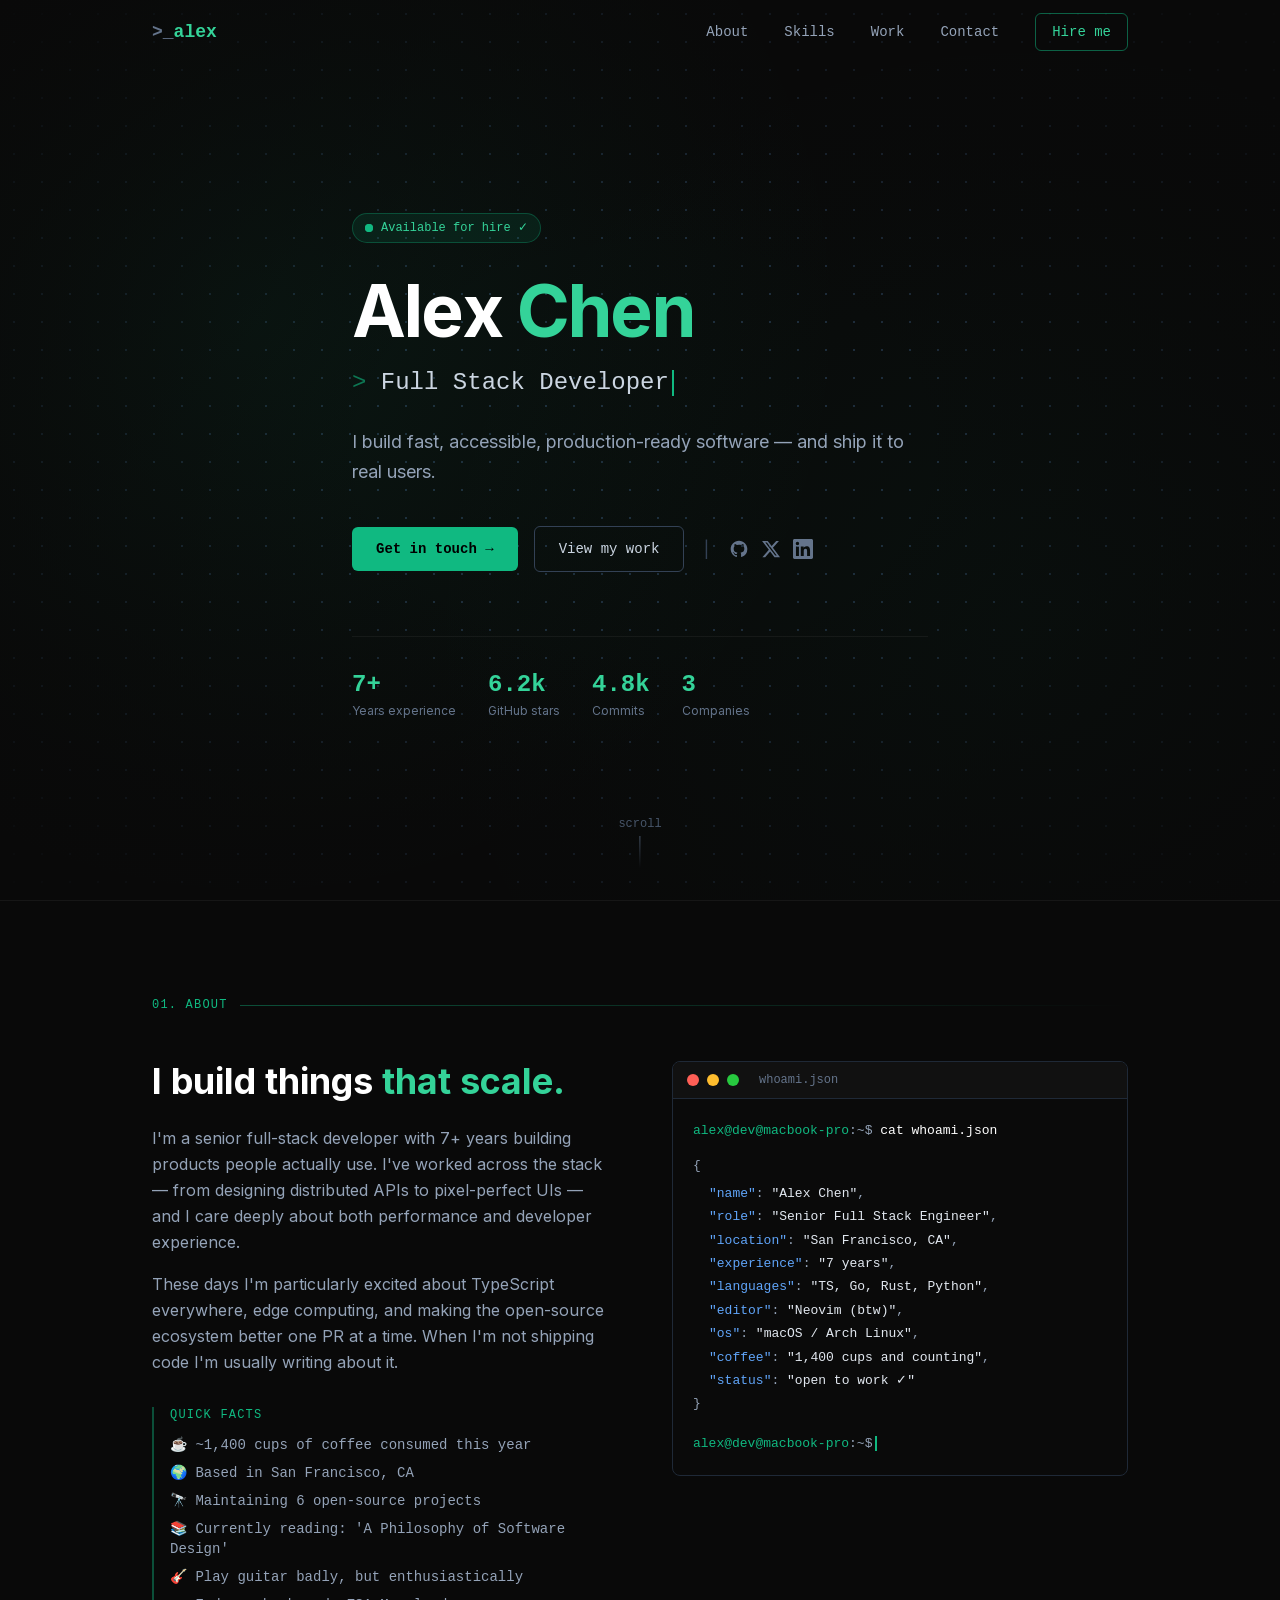
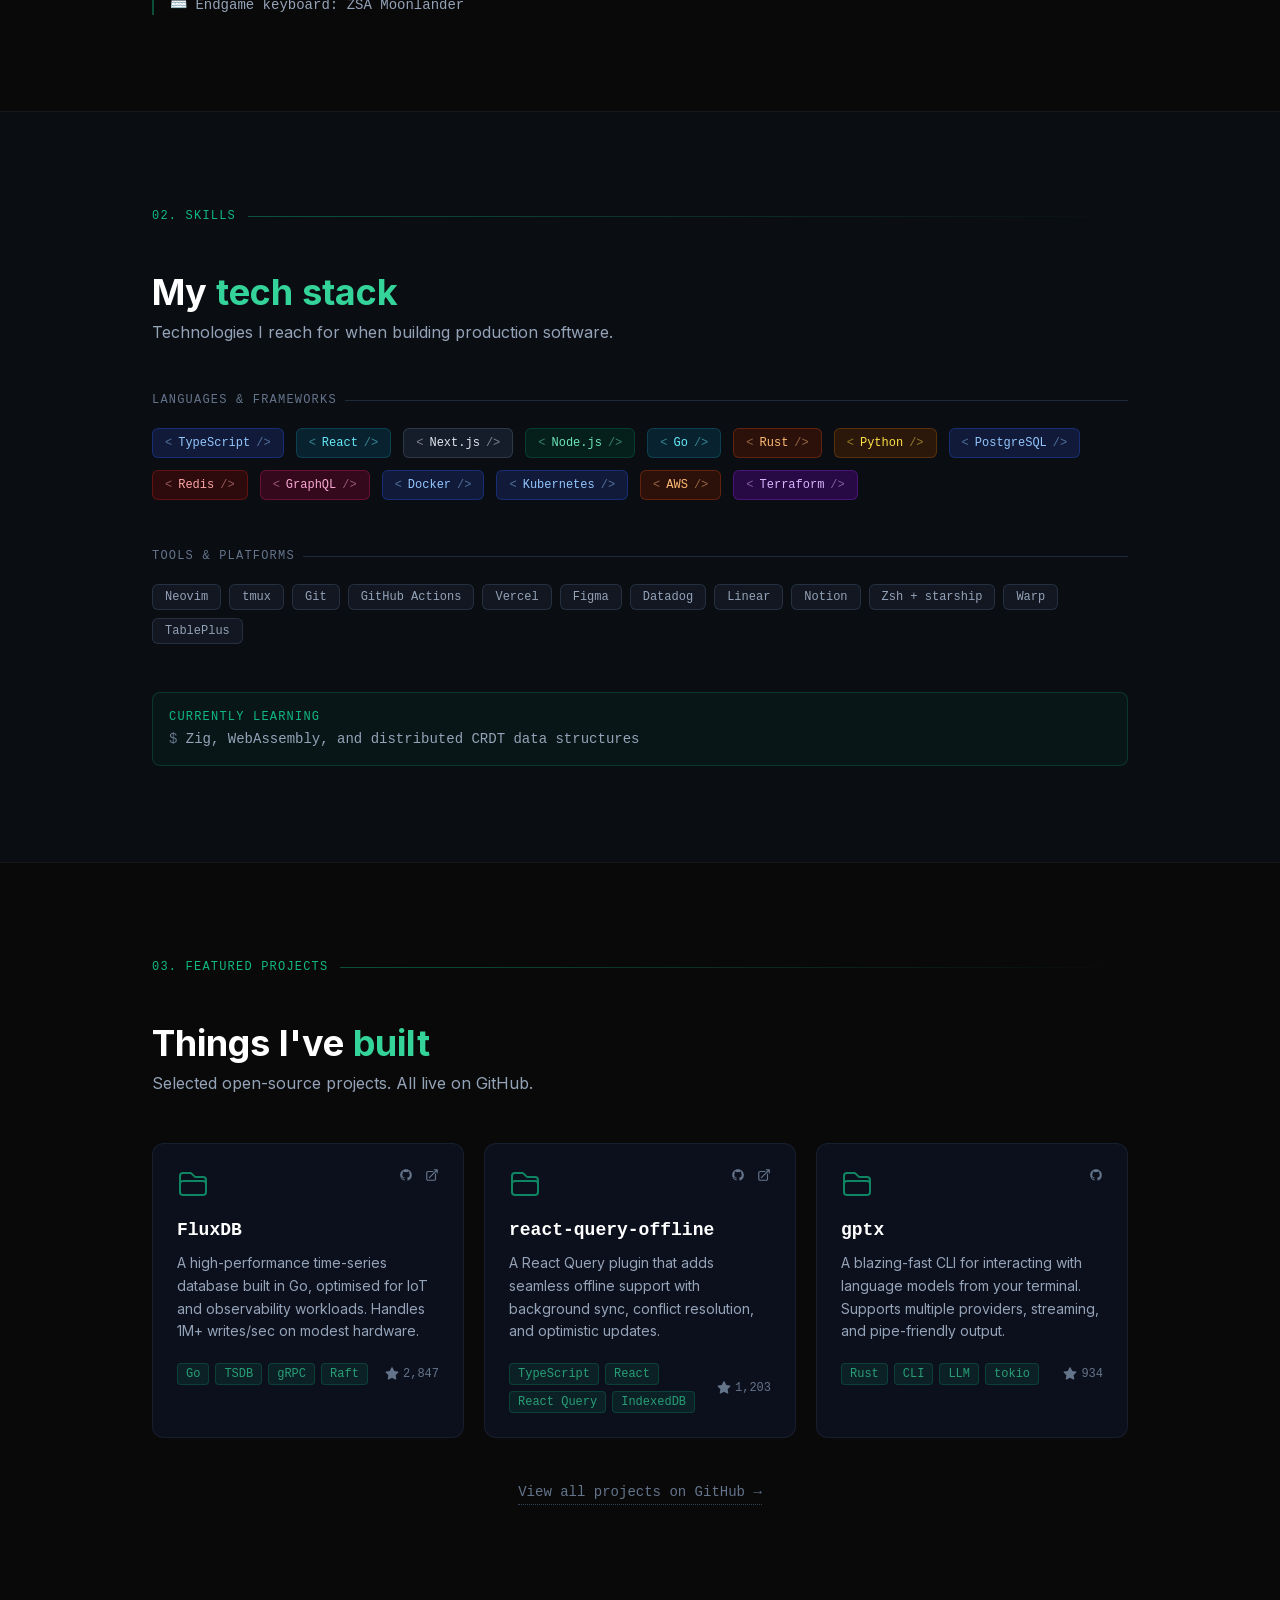
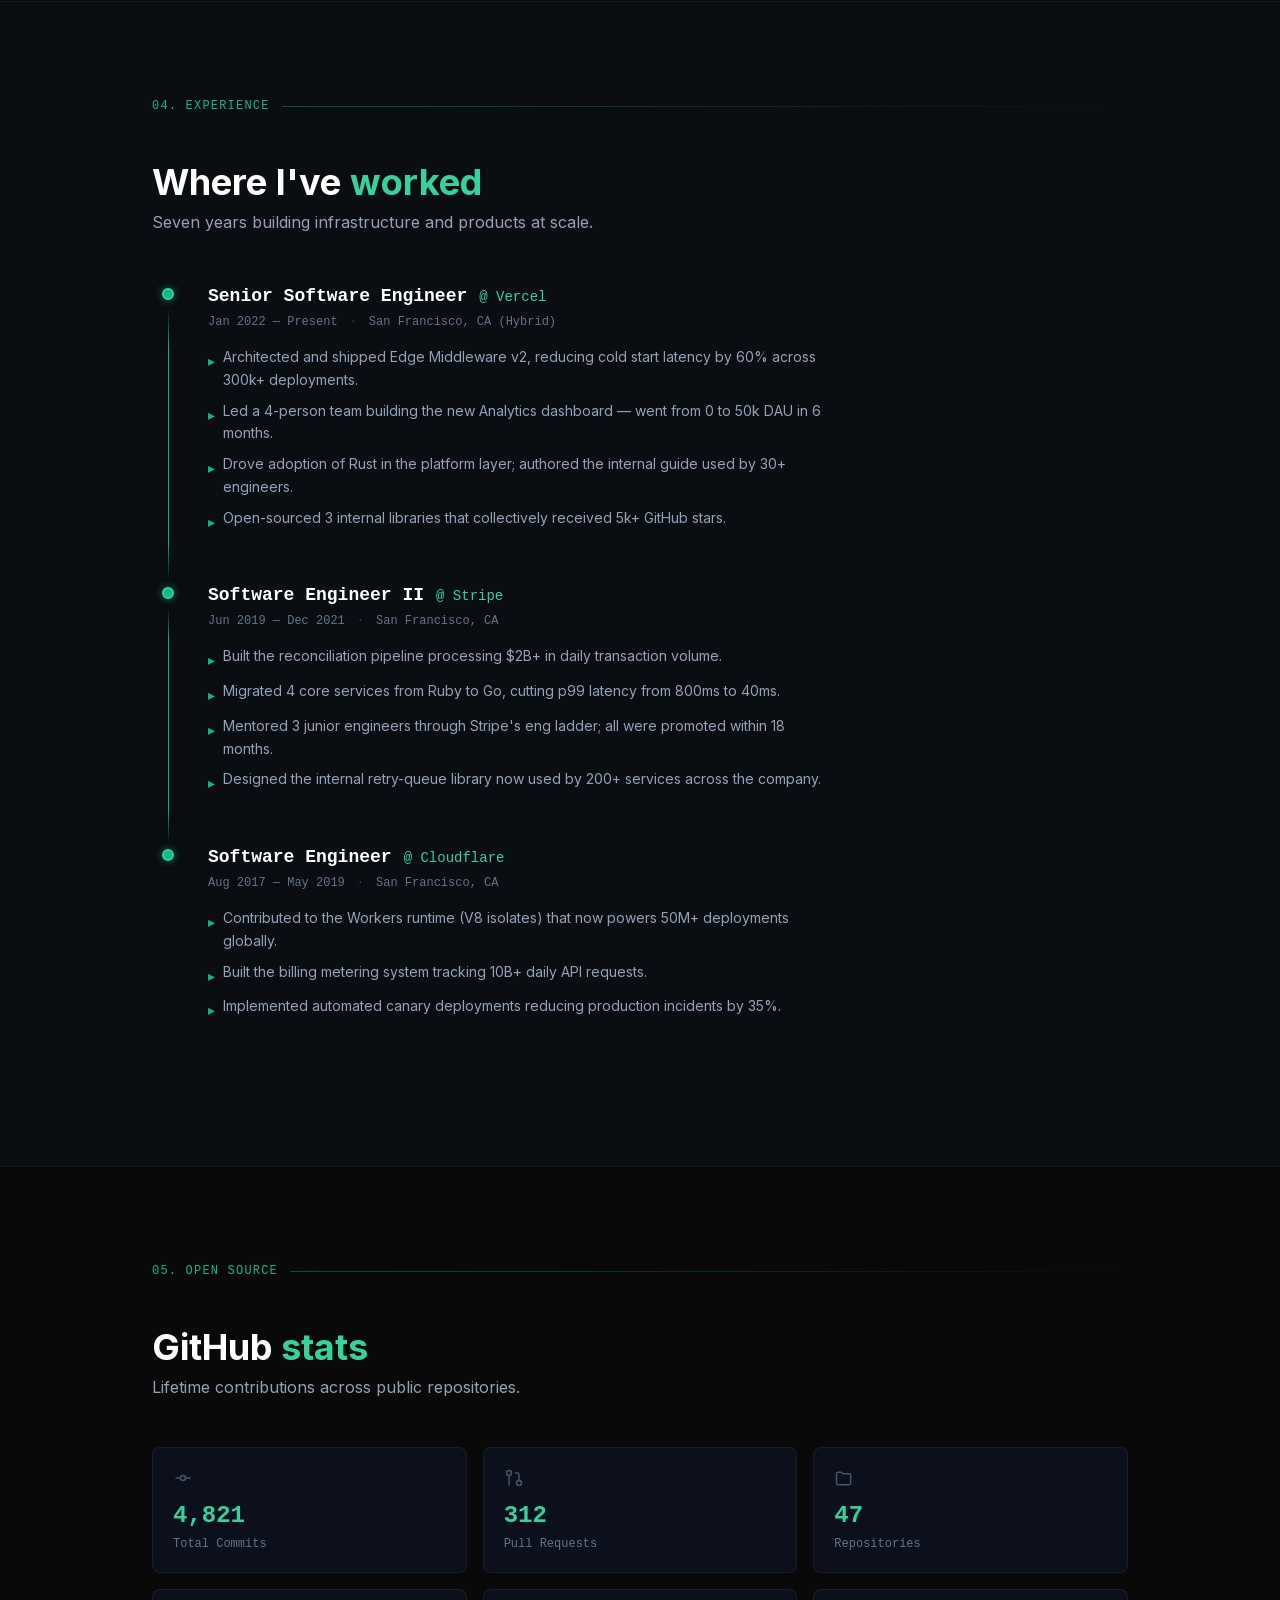
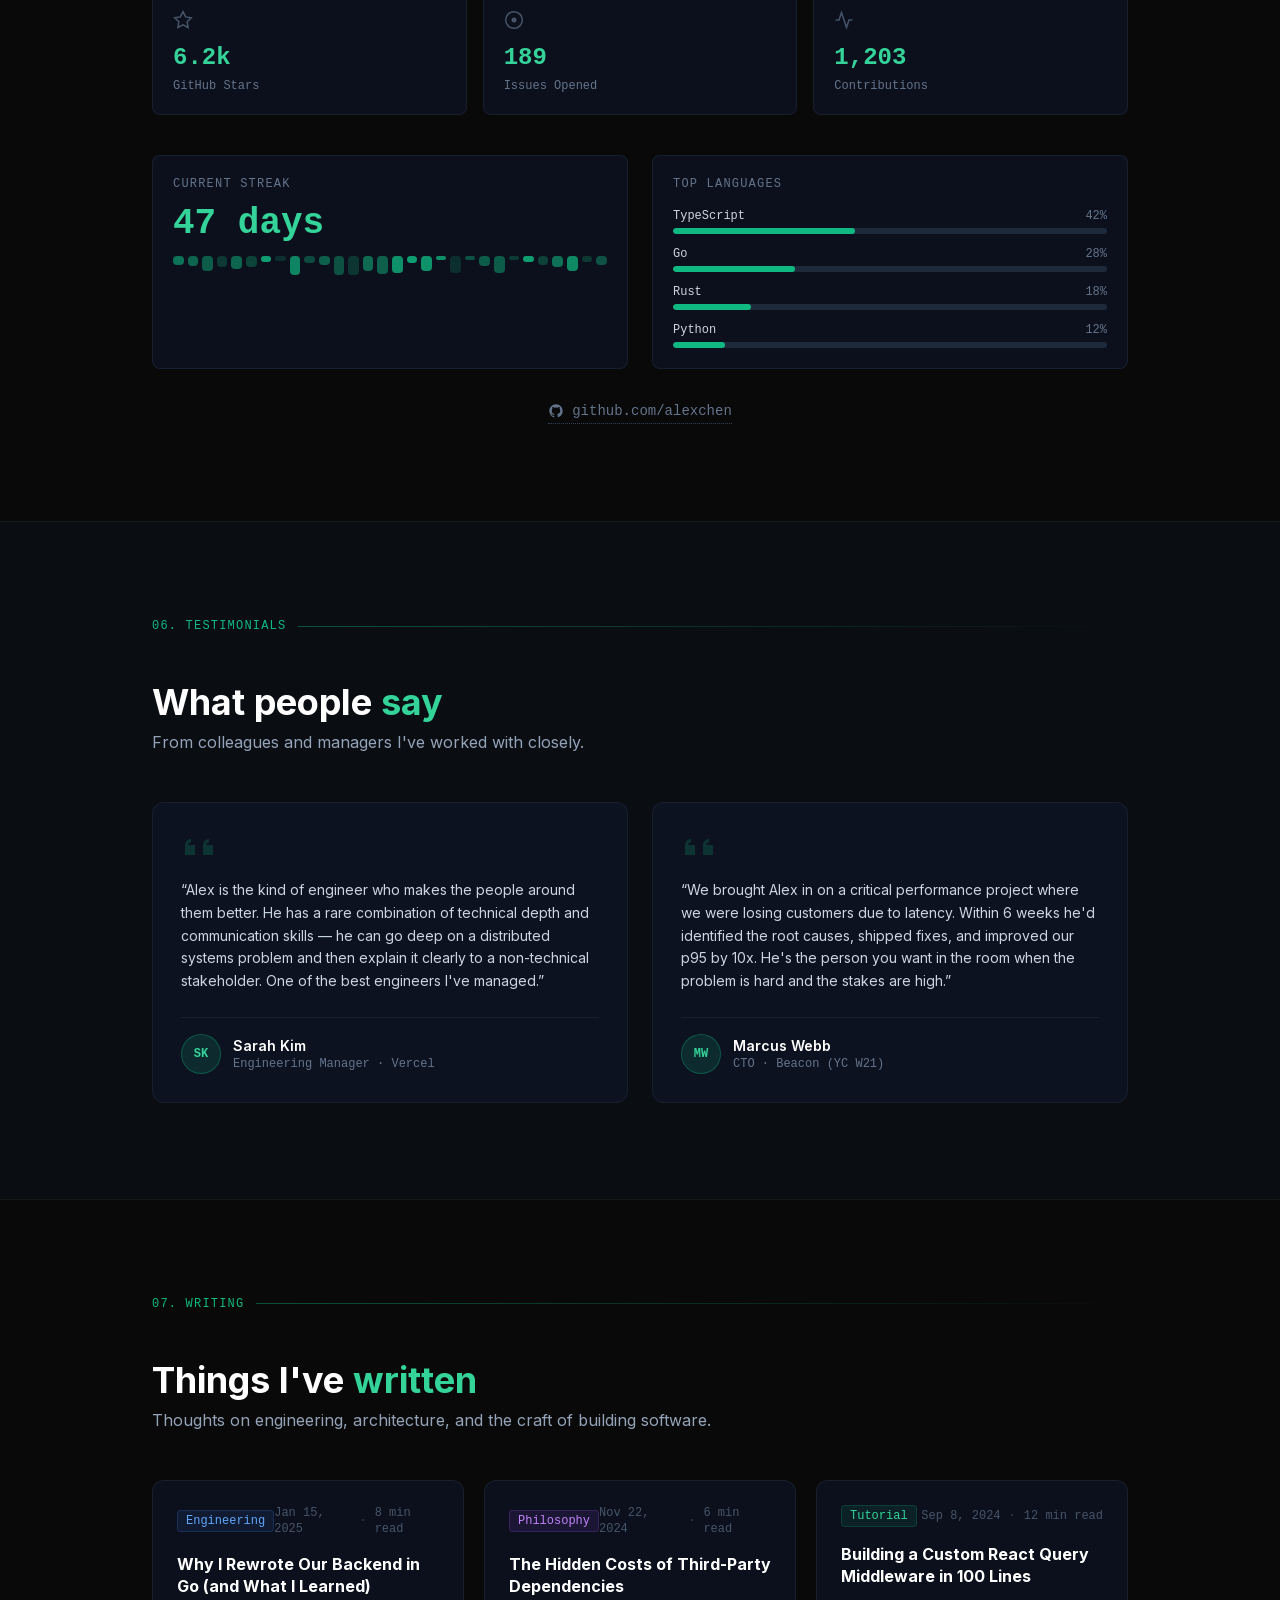
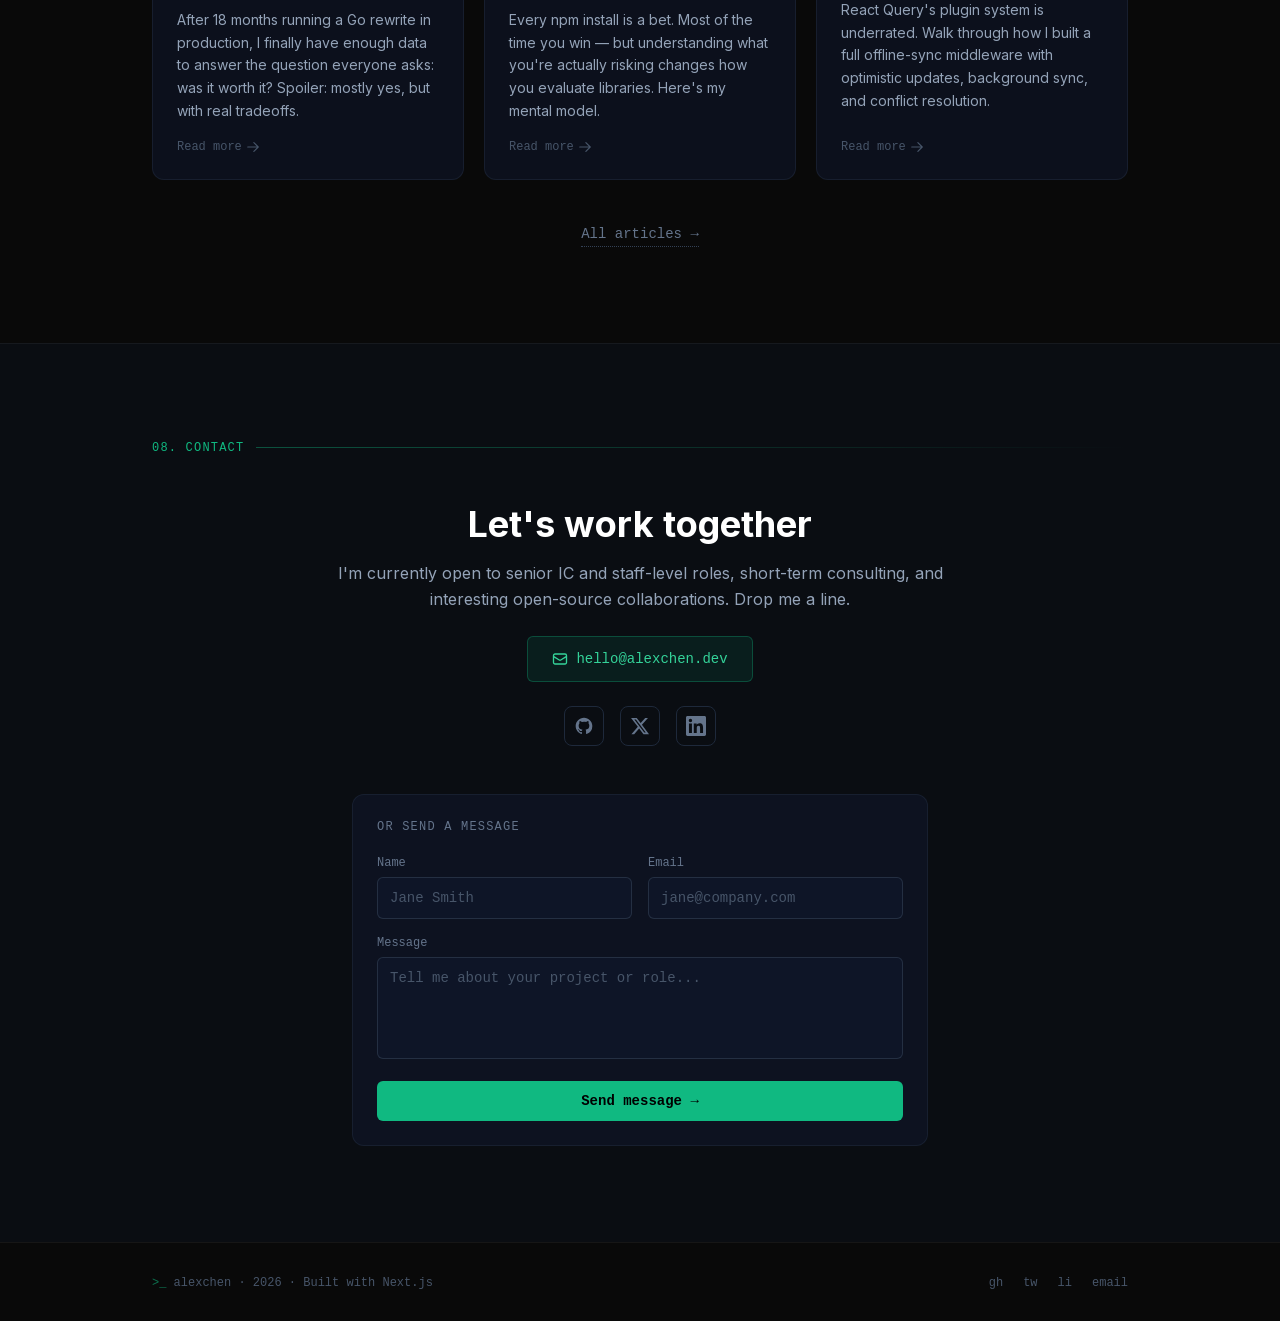
<file: index.html>
<!DOCTYPE html><html lang="en" class="scroll-smooth dark"><head><meta charSet="utf-8"/><meta name="viewport" content="width=device-width, initial-scale=1"/><link rel="preload" href="/_next/static/media/e4af272ccee01ff0-s.p.woff2" as="font" crossorigin="" type="font/woff2"/><link rel="stylesheet" href="/_next/static/css/d0c819757c01c0bd.css" data-precedence="next"/><link rel="preload" as="script" fetchPriority="low" href="/_next/static/chunks/webpack-53e7955258b90369.js"/><script src="/_next/static/chunks/fd9d1056-87da80e0c187477b.js" async=""></script><script src="/_next/static/chunks/117-175953d1a446158d.js" async=""></script><script src="/_next/static/chunks/main-app-88fb085e191f9451.js" async=""></script><script src="/_next/static/chunks/app/page-5d3a38e359794cd7.js" async=""></script><title>Alex Chen — Full Stack Developer &amp; Open Source Contributor</title><meta name="description" content="Senior full-stack developer specialising in TypeScript, React, and distributed systems. Building for the open web."/><link rel="author" href="https://alexchen.dev"/><meta name="author" content="Alex Chen"/><meta name="keywords" content="developer portfolio,full stack developer,TypeScript,React,Next.js,software engineer,open source"/><meta name="creator" content="Alex Chen"/><meta name="robots" content="index, follow"/><meta property="og:title" content="Alex Chen — Full Stack Developer &amp; Open Source Contributor"/><meta property="og:description" content="Senior full-stack developer specialising in TypeScript, React, and distributed systems. Building for the open web."/><meta property="og:url" content="https://alexchen.dev"/><meta property="og:site_name" content="Alex Chen"/><meta property="og:locale" content="en_US"/><meta property="og:type" content="website"/><meta name="twitter:card" content="summary_large_image"/><meta name="twitter:title" content="Alex Chen — Full Stack Developer &amp; Open Source Contributor"/><meta name="twitter:description" content="Senior full-stack developer specialising in TypeScript, React, and distributed systems. Building for the open web."/><meta name="next-size-adjust"/><script src="/_next/static/chunks/polyfills-42372ed130431b0a.js" noModule=""></script></head><body class="__variable_f367f3 bg-[#090909] text-white antialiased"><main class="relative"><nav class="fixed top-0 left-0 right-0 z-50 transition-all duration-300 bg-transparent"><div class="max-w-5xl mx-auto px-6 h-16 flex items-center justify-between"><button class="flex items-center gap-2 group"><span class="font-mono text-emerald-400 font-semibold text-lg group-hover:text-emerald-300 transition-colors"><span class="text-slate-500">&gt;_</span>alex</span></button><div class="hidden md:flex items-center gap-1"><button class="px-4 py-2 text-sm text-slate-400 hover:text-emerald-400 transition-colors font-mono relative group">About<span class="absolute bottom-1 left-1/2 -translate-x-1/2 w-0 group-hover:w-3/4 h-px bg-emerald-500 transition-all duration-200"></span></button><button class="px-4 py-2 text-sm text-slate-400 hover:text-emerald-400 transition-colors font-mono relative group">Skills<span class="absolute bottom-1 left-1/2 -translate-x-1/2 w-0 group-hover:w-3/4 h-px bg-emerald-500 transition-all duration-200"></span></button><button class="px-4 py-2 text-sm text-slate-400 hover:text-emerald-400 transition-colors font-mono relative group">Work<span class="absolute bottom-1 left-1/2 -translate-x-1/2 w-0 group-hover:w-3/4 h-px bg-emerald-500 transition-all duration-200"></span></button><button class="px-4 py-2 text-sm text-slate-400 hover:text-emerald-400 transition-colors font-mono relative group">Contact<span class="absolute bottom-1 left-1/2 -translate-x-1/2 w-0 group-hover:w-3/4 h-px bg-emerald-500 transition-all duration-200"></span></button><button class="ml-4 px-4 py-2 text-sm font-mono font-medium rounded-md border border-emerald-500/50 text-emerald-400 hover:bg-emerald-500/10 hover:border-emerald-400 transition-all duration-200 hover:shadow-[0_0_12px_rgba(16,185,129,0.2)]">Hire me</button></div><button class="md:hidden text-slate-400 hover:text-white transition-colors" aria-label="Toggle menu"><span class="font-mono text-xs">[≡]</span></button></div></nav><section class="hero-bg relative min-h-screen flex flex-col justify-center overflow-hidden"><div class="pointer-events-none absolute inset-0 bg-[radial-gradient(ellipse_at_center,_transparent_30%,_#090909_100%)]"></div><div class="relative z-10 max-w-5xl mx-auto px-6 pt-24 pb-16"><div class="inline-flex items-center gap-2 px-3 py-1.5 mb-8 rounded-full border border-emerald-500/30 bg-emerald-500/10 text-emerald-400 text-xs font-mono"><span class="relative flex h-2 w-2"><span class="animate-ping absolute inline-flex h-full w-full rounded-full bg-emerald-400 opacity-75"></span><span class="relative inline-flex rounded-full h-2 w-2 bg-emerald-500"></span></span>Available for hire<!-- --> ✓</div><h1 class="text-5xl md:text-7xl font-bold text-white leading-none tracking-tight mb-4"><span class="">Alex<!-- --> </span><span class="text-emerald-400">Chen</span></h1><div class="h-10 mb-6 flex items-center"><p class="text-xl md:text-2xl font-mono text-slate-300"><span class="text-emerald-500/60">&gt; </span><span></span><span class="cursor-blink"></span></p></div><p class="max-w-xl text-slate-400 text-lg leading-relaxed mb-10">I build fast, accessible, production-ready software — and ship it to real users.</p><div class="flex flex-wrap items-center gap-4 mb-16"><button class="px-6 py-3 rounded-md bg-emerald-500 hover:bg-emerald-400 text-black font-semibold font-mono text-sm transition-all duration-200 hover:shadow-[0_0_20px_rgba(16,185,129,0.5)]">Get in touch →</button><button class="px-6 py-3 rounded-md border border-slate-700 text-slate-300 hover:border-emerald-500/50 hover:text-emerald-400 font-mono text-sm transition-all duration-200">View my work</button><span class="hidden md:block text-slate-700 mx-1">|</span><div class="flex items-center gap-3"><a href="https://github.com/alexchen" target="_blank" rel="noopener noreferrer" class="text-slate-500 hover:text-emerald-400 transition-colors" aria-label="GitHub"><svg viewBox="0 0 24 24" fill="currentColor" class="w-5 h-5"><path d="M12 2C6.477 2 2 6.484 2 12.017c0 4.425 2.865 8.18 6.839 9.504.5.092.682-.217.682-.483 0-.237-.008-.868-.013-1.703-2.782.605-3.369-1.343-3.369-1.343-.454-1.158-1.11-1.466-1.11-1.466-.908-.62.069-.608.069-.608 1.003.07 1.531 1.032 1.531 1.032.892 1.53 2.341 1.088 2.91.832.092-.647.35-1.088.636-1.338-2.22-.253-4.555-1.113-4.555-4.951 0-1.093.39-1.988 1.029-2.688-.103-.253-.446-1.272.098-2.65 0 0 .84-.27 2.75 1.026A9.564 9.564 0 0112 6.844c.85.004 1.705.115 2.504.337 1.909-1.296 2.747-1.027 2.747-1.027.546 1.379.202 2.398.1 2.651.64.7 1.028 1.595 1.028 2.688 0 3.848-2.339 4.695-4.566 4.943.359.309.678.92.678 1.855 0 1.338-.012 2.419-.012 2.747 0 .268.18.58.688.482A10.019 10.019 0 0022 12.017C22 6.484 17.522 2 12 2z"></path></svg></a><a href="https://twitter.com/alexchen_dev" target="_blank" rel="noopener noreferrer" class="text-slate-500 hover:text-emerald-400 transition-colors" aria-label="Twitter"><svg viewBox="0 0 24 24" fill="currentColor" class="w-5 h-5"><path d="M18.244 2.25h3.308l-7.227 8.26 8.502 11.24H16.17l-5.214-6.817L4.99 21.75H1.68l7.73-8.835L1.254 2.25H8.08l4.713 6.231zm-1.161 17.52h1.833L7.084 4.126H5.117z"></path></svg></a><a href="https://linkedin.com/in/alexchen" target="_blank" rel="noopener noreferrer" class="text-slate-500 hover:text-emerald-400 transition-colors" aria-label="LinkedIn"><svg viewBox="0 0 24 24" fill="currentColor" class="w-5 h-5"><path d="M20.447 20.452h-3.554v-5.569c0-1.328-.027-3.037-1.852-3.037-1.853 0-2.136 1.445-2.136 2.939v5.667H9.351V9h3.414v1.561h.046c.477-.9 1.637-1.85 3.37-1.85 3.601 0 4.267 2.37 4.267 5.455v6.286zM5.337 7.433a2.062 2.062 0 01-2.063-2.065 2.064 2.064 0 112.063 2.065zm1.782 13.019H3.555V9h3.564v11.452zM22.225 0H1.771C.792 0 0 .774 0 1.729v20.542C0 23.227.792 24 1.771 24h20.451C23.2 24 24 23.227 24 22.271V1.729C24 .774 23.2 0 22.222 0h.003z"></path></svg></a></div></div><div class="flex flex-wrap gap-8 border-t border-white/5 pt-8"><div><div class="text-2xl font-bold font-mono text-emerald-400">7+</div><div class="text-xs text-slate-500 mt-0.5">Years experience</div></div><div><div class="text-2xl font-bold font-mono text-emerald-400">6.2k</div><div class="text-xs text-slate-500 mt-0.5">GitHub stars</div></div><div><div class="text-2xl font-bold font-mono text-emerald-400">4.8k</div><div class="text-xs text-slate-500 mt-0.5">Commits</div></div><div><div class="text-2xl font-bold font-mono text-emerald-400">3</div><div class="text-xs text-slate-500 mt-0.5">Companies</div></div></div></div><div class="absolute bottom-8 left-1/2 -translate-x-1/2 flex flex-col items-center gap-1 text-slate-600"><span class="text-xs font-mono">scroll</span><div class="w-px h-8 bg-gradient-to-b from-slate-600 to-transparent animate-pulse"></div></div></section><section id="about" class="bg-[#090909] border-t border-white/5"><div class="section-container"><div class="section-divider transition-all duration-600 reveal-hidden"><span class="text-xs font-mono text-emerald-500 uppercase tracking-widest">01. About</span><div class="section-divider-line"></div></div><div class="grid md:grid-cols-2 gap-12 lg:gap-16 items-start"><div class="transition-all duration-700 reveal-hidden-left opacity-0"><h2 class="text-3xl md:text-4xl font-bold text-white mb-6">I build things<!-- --> <span class="text-emerald-400">that scale.</span></h2><div class="space-y-4 text-slate-400 leading-relaxed mb-8"><p>I&#x27;m a senior full-stack developer with 7+ years building products people actually use. I&#x27;ve worked across the stack — from designing distributed APIs to pixel-perfect UIs — and I care deeply about both performance and developer experience.</p><p>These days I&#x27;m particularly excited about TypeScript everywhere, edge computing, and making the open-source ecosystem better one PR at a time. When I&#x27;m not shipping code I&#x27;m usually writing about it.</p></div><div class="space-y-2 border-l-2 border-emerald-500/40 pl-4"><p class="text-xs font-mono text-emerald-500 uppercase tracking-widest mb-3">Quick facts</p><p class="text-sm text-slate-400 font-mono">☕  ~1,400 cups of coffee consumed this year</p><p class="text-sm text-slate-400 font-mono">🌍  Based in San Francisco, CA</p><p class="text-sm text-slate-400 font-mono">🔭  Maintaining 6 open-source projects</p><p class="text-sm text-slate-400 font-mono">📚  Currently reading: &#x27;A Philosophy of Software Design&#x27;</p><p class="text-sm text-slate-400 font-mono">🎸  Play guitar badly, but enthusiastically</p><p class="text-sm text-slate-400 font-mono">⌨️  Endgame keyboard: ZSA Moonlander</p></div></div><div class="terminal-window hover-glow transition-all duration-700 reveal-hidden-right opacity-0"><div class="terminal-titlebar"><span class="terminal-dot terminal-dot-red"></span><span class="terminal-dot terminal-dot-yellow"></span><span class="terminal-dot terminal-dot-green"></span><span class="ml-3 text-xs font-mono text-slate-500">whoami.json</span></div><div class="terminal-body"><div class="mb-3"><span class="terminal-prompt">alex@dev<!-- -->@<!-- -->macbook-pro</span><span class="text-slate-400">:~$ </span><span class="text-white">cat whoami.json</span></div><div class="text-slate-400 mb-1">{</div><div class="pl-4"><span class="terminal-key">&quot;<!-- -->name<!-- -->&quot;</span><span class="text-slate-400">: </span><span class="terminal-value">&quot;<!-- -->Alex Chen<!-- -->&quot;</span><span class="text-slate-400">,</span></div><div class="pl-4"><span class="terminal-key">&quot;<!-- -->role<!-- -->&quot;</span><span class="text-slate-400">: </span><span class="terminal-value">&quot;<!-- -->Senior Full Stack Engineer<!-- -->&quot;</span><span class="text-slate-400">,</span></div><div class="pl-4"><span class="terminal-key">&quot;<!-- -->location<!-- -->&quot;</span><span class="text-slate-400">: </span><span class="terminal-value">&quot;<!-- -->San Francisco, CA<!-- -->&quot;</span><span class="text-slate-400">,</span></div><div class="pl-4"><span class="terminal-key">&quot;<!-- -->experience<!-- -->&quot;</span><span class="text-slate-400">: </span><span class="terminal-value">&quot;<!-- -->7 years<!-- -->&quot;</span><span class="text-slate-400">,</span></div><div class="pl-4"><span class="terminal-key">&quot;<!-- -->languages<!-- -->&quot;</span><span class="text-slate-400">: </span><span class="terminal-value">&quot;<!-- -->TS, Go, Rust, Python<!-- -->&quot;</span><span class="text-slate-400">,</span></div><div class="pl-4"><span class="terminal-key">&quot;<!-- -->editor<!-- -->&quot;</span><span class="text-slate-400">: </span><span class="terminal-value">&quot;<!-- -->Neovim (btw)<!-- -->&quot;</span><span class="text-slate-400">,</span></div><div class="pl-4"><span class="terminal-key">&quot;<!-- -->os<!-- -->&quot;</span><span class="text-slate-400">: </span><span class="terminal-value">&quot;<!-- -->macOS / Arch Linux<!-- -->&quot;</span><span class="text-slate-400">,</span></div><div class="pl-4"><span class="terminal-key">&quot;<!-- -->coffee<!-- -->&quot;</span><span class="text-slate-400">: </span><span class="terminal-value">&quot;<!-- -->1,400 cups and counting<!-- -->&quot;</span><span class="text-slate-400">,</span></div><div class="pl-4"><span class="terminal-key">&quot;<!-- -->status<!-- -->&quot;</span><span class="text-slate-400">: </span><span class="terminal-value">&quot;<!-- -->open to work ✓<!-- -->&quot;</span></div><div class="text-slate-400">}</div><div class="mt-4 flex items-center"><span class="terminal-prompt">alex@dev<!-- -->@<!-- -->macbook-pro</span><span class="text-slate-400">:~$ </span><span class="cursor-blink"></span></div></div></div></div></div></section><section id="skills" class="bg-[#0a0d12] border-t border-white/5"><div class="section-container"><div class="section-divider transition-all duration-600 reveal-hidden"><span class="text-xs font-mono text-emerald-500 uppercase tracking-widest">02. Skills</span><div class="section-divider-line"></div></div><h2 class="section-heading">My <span class="text-emerald-400">tech stack</span></h2><p class="section-subheading">Technologies I reach for when building production software.</p><div class="transition-all duration-700 mb-12 reveal-hidden"><div class="flex items-center gap-2 mb-5"><span class="text-xs font-mono text-slate-500 uppercase tracking-widest">Languages &amp; Frameworks</span><div class="h-px flex-1 bg-slate-800"></div></div><div class="flex flex-wrap gap-3"><span class="inline-flex items-center px-3 py-1.5 rounded-md text-xs font-mono font-medium transition-all duration-200 hover:scale-105 hover:shadow-lg cursor-default badge-blue"><span class="opacity-50 mr-1.5">&lt;</span>TypeScript<span class="opacity-50 ml-1.5">/&gt;</span></span><span class="inline-flex items-center px-3 py-1.5 rounded-md text-xs font-mono font-medium transition-all duration-200 hover:scale-105 hover:shadow-lg cursor-default badge-cyan"><span class="opacity-50 mr-1.5">&lt;</span>React<span class="opacity-50 ml-1.5">/&gt;</span></span><span class="inline-flex items-center px-3 py-1.5 rounded-md text-xs font-mono font-medium transition-all duration-200 hover:scale-105 hover:shadow-lg cursor-default badge-white"><span class="opacity-50 mr-1.5">&lt;</span>Next.js<span class="opacity-50 ml-1.5">/&gt;</span></span><span class="inline-flex items-center px-3 py-1.5 rounded-md text-xs font-mono font-medium transition-all duration-200 hover:scale-105 hover:shadow-lg cursor-default badge-green"><span class="opacity-50 mr-1.5">&lt;</span>Node.js<span class="opacity-50 ml-1.5">/&gt;</span></span><span class="inline-flex items-center px-3 py-1.5 rounded-md text-xs font-mono font-medium transition-all duration-200 hover:scale-105 hover:shadow-lg cursor-default badge-cyan"><span class="opacity-50 mr-1.5">&lt;</span>Go<span class="opacity-50 ml-1.5">/&gt;</span></span><span class="inline-flex items-center px-3 py-1.5 rounded-md text-xs font-mono font-medium transition-all duration-200 hover:scale-105 hover:shadow-lg cursor-default badge-orange"><span class="opacity-50 mr-1.5">&lt;</span>Rust<span class="opacity-50 ml-1.5">/&gt;</span></span><span class="inline-flex items-center px-3 py-1.5 rounded-md text-xs font-mono font-medium transition-all duration-200 hover:scale-105 hover:shadow-lg cursor-default badge-yellow"><span class="opacity-50 mr-1.5">&lt;</span>Python<span class="opacity-50 ml-1.5">/&gt;</span></span><span class="inline-flex items-center px-3 py-1.5 rounded-md text-xs font-mono font-medium transition-all duration-200 hover:scale-105 hover:shadow-lg cursor-default badge-blue"><span class="opacity-50 mr-1.5">&lt;</span>PostgreSQL<span class="opacity-50 ml-1.5">/&gt;</span></span><span class="inline-flex items-center px-3 py-1.5 rounded-md text-xs font-mono font-medium transition-all duration-200 hover:scale-105 hover:shadow-lg cursor-default badge-red"><span class="opacity-50 mr-1.5">&lt;</span>Redis<span class="opacity-50 ml-1.5">/&gt;</span></span><span class="inline-flex items-center px-3 py-1.5 rounded-md text-xs font-mono font-medium transition-all duration-200 hover:scale-105 hover:shadow-lg cursor-default badge-pink"><span class="opacity-50 mr-1.5">&lt;</span>GraphQL<span class="opacity-50 ml-1.5">/&gt;</span></span><span class="inline-flex items-center px-3 py-1.5 rounded-md text-xs font-mono font-medium transition-all duration-200 hover:scale-105 hover:shadow-lg cursor-default badge-blue"><span class="opacity-50 mr-1.5">&lt;</span>Docker<span class="opacity-50 ml-1.5">/&gt;</span></span><span class="inline-flex items-center px-3 py-1.5 rounded-md text-xs font-mono font-medium transition-all duration-200 hover:scale-105 hover:shadow-lg cursor-default badge-blue"><span class="opacity-50 mr-1.5">&lt;</span>Kubernetes<span class="opacity-50 ml-1.5">/&gt;</span></span><span class="inline-flex items-center px-3 py-1.5 rounded-md text-xs font-mono font-medium transition-all duration-200 hover:scale-105 hover:shadow-lg cursor-default badge-orange"><span class="opacity-50 mr-1.5">&lt;</span>AWS<span class="opacity-50 ml-1.5">/&gt;</span></span><span class="inline-flex items-center px-3 py-1.5 rounded-md text-xs font-mono font-medium transition-all duration-200 hover:scale-105 hover:shadow-lg cursor-default badge-purple"><span class="opacity-50 mr-1.5">&lt;</span>Terraform<span class="opacity-50 ml-1.5">/&gt;</span></span></div></div><div class="transition-all duration-700 delay-150 reveal-hidden"><div class="flex items-center gap-2 mb-5"><span class="text-xs font-mono text-slate-500 uppercase tracking-widest">Tools &amp; Platforms</span><div class="h-px flex-1 bg-slate-800"></div></div><div class="flex flex-wrap gap-2"><span class="inline-flex items-center px-3 py-1 rounded-md text-xs font-mono text-slate-400 border border-slate-700/60 bg-slate-800/40 hover:border-emerald-500/40 hover:text-emerald-400 transition-all duration-200 cursor-default">Neovim</span><span class="inline-flex items-center px-3 py-1 rounded-md text-xs font-mono text-slate-400 border border-slate-700/60 bg-slate-800/40 hover:border-emerald-500/40 hover:text-emerald-400 transition-all duration-200 cursor-default">tmux</span><span class="inline-flex items-center px-3 py-1 rounded-md text-xs font-mono text-slate-400 border border-slate-700/60 bg-slate-800/40 hover:border-emerald-500/40 hover:text-emerald-400 transition-all duration-200 cursor-default">Git</span><span class="inline-flex items-center px-3 py-1 rounded-md text-xs font-mono text-slate-400 border border-slate-700/60 bg-slate-800/40 hover:border-emerald-500/40 hover:text-emerald-400 transition-all duration-200 cursor-default">GitHub Actions</span><span class="inline-flex items-center px-3 py-1 rounded-md text-xs font-mono text-slate-400 border border-slate-700/60 bg-slate-800/40 hover:border-emerald-500/40 hover:text-emerald-400 transition-all duration-200 cursor-default">Vercel</span><span class="inline-flex items-center px-3 py-1 rounded-md text-xs font-mono text-slate-400 border border-slate-700/60 bg-slate-800/40 hover:border-emerald-500/40 hover:text-emerald-400 transition-all duration-200 cursor-default">Figma</span><span class="inline-flex items-center px-3 py-1 rounded-md text-xs font-mono text-slate-400 border border-slate-700/60 bg-slate-800/40 hover:border-emerald-500/40 hover:text-emerald-400 transition-all duration-200 cursor-default">Datadog</span><span class="inline-flex items-center px-3 py-1 rounded-md text-xs font-mono text-slate-400 border border-slate-700/60 bg-slate-800/40 hover:border-emerald-500/40 hover:text-emerald-400 transition-all duration-200 cursor-default">Linear</span><span class="inline-flex items-center px-3 py-1 rounded-md text-xs font-mono text-slate-400 border border-slate-700/60 bg-slate-800/40 hover:border-emerald-500/40 hover:text-emerald-400 transition-all duration-200 cursor-default">Notion</span><span class="inline-flex items-center px-3 py-1 rounded-md text-xs font-mono text-slate-400 border border-slate-700/60 bg-slate-800/40 hover:border-emerald-500/40 hover:text-emerald-400 transition-all duration-200 cursor-default">Zsh + starship</span><span class="inline-flex items-center px-3 py-1 rounded-md text-xs font-mono text-slate-400 border border-slate-700/60 bg-slate-800/40 hover:border-emerald-500/40 hover:text-emerald-400 transition-all duration-200 cursor-default">Warp</span><span class="inline-flex items-center px-3 py-1 rounded-md text-xs font-mono text-slate-400 border border-slate-700/60 bg-slate-800/40 hover:border-emerald-500/40 hover:text-emerald-400 transition-all duration-200 cursor-default">TablePlus</span></div></div><div class="mt-12 p-4 rounded-lg border border-emerald-500/20 bg-emerald-500/5"><p class="text-xs font-mono text-emerald-500 uppercase tracking-widest mb-1">Currently learning</p><p class="text-sm text-slate-400 font-mono"><span class="text-slate-500">$ </span>Zig, WebAssembly, and distributed CRDT data structures</p></div></div></section><section id="work" class="bg-[#090909] border-t border-white/5"><div class="section-container"><div class="section-divider transition-all duration-600 reveal-hidden"><span class="text-xs font-mono text-emerald-500 uppercase tracking-widest">03. Featured Projects</span><div class="section-divider-line"></div></div><h2 class="section-heading">Things I&#x27;ve <span class="text-emerald-400">built</span></h2><p class="section-subheading">Selected open-source projects. All live on GitHub.</p><div class="grid md:grid-cols-2 lg:grid-cols-3 gap-5"><div style="transition-delay:0ms" class="group relative rounded-xl border border-slate-800/60 bg-[#0f172a]/60 p-6 hover:border-emerald-500/30 transition-all duration-300 hover-glow reveal-hidden"><div class="flex items-start justify-between mb-4"><div class="flex items-center gap-2 text-slate-500"><svg viewBox="0 0 24 24" fill="none" stroke="currentColor" stroke-width="1.5" class="w-8 h-8 text-emerald-500/70"><path stroke-linecap="round" stroke-linejoin="round" d="M2.25 12.75V12A2.25 2.25 0 014.5 9.75h15A2.25 2.25 0 0121.75 12v.75m-8.69-6.44l-2.12-2.12a1.5 1.5 0 00-1.061-.44H4.5A2.25 2.25 0 002.25 6v12a2.25 2.25 0 002.25 2.25h15A2.25 2.25 0 0021.75 18V9a2.25 2.25 0 00-2.25-2.25h-5.379a1.5 1.5 0 01-1.06-.44z"></path></svg></div><div class="flex items-center gap-3"><a href="https://github.com/alexchen/fluxdb" target="_blank" rel="noopener noreferrer" class="text-slate-500 hover:text-emerald-400 transition-colors" aria-label="GitHub"><svg viewBox="0 0 24 24" fill="currentColor" class="w-3.5 h-3.5"><path d="M12 2C6.477 2 2 6.484 2 12.017c0 4.425 2.865 8.18 6.839 9.504.5.092.682-.217.682-.483 0-.237-.008-.868-.013-1.703-2.782.605-3.369-1.343-3.369-1.343-.454-1.158-1.11-1.466-1.11-1.466-.908-.62.069-.608.069-.608 1.003.07 1.531 1.032 1.531 1.032.892 1.53 2.341 1.088 2.91.832.092-.647.35-1.088.636-1.338-2.22-.253-4.555-1.113-4.555-4.951 0-1.093.39-1.988 1.029-2.688-.103-.253-.446-1.272.098-2.65 0 0 .84-.27 2.75 1.026A9.564 9.564 0 0112 6.844c.85.004 1.705.115 2.504.337 1.909-1.296 2.747-1.027 2.747-1.027.546 1.379.202 2.398.1 2.651.64.7 1.028 1.595 1.028 2.688 0 3.848-2.339 4.695-4.566 4.943.359.309.678.92.678 1.855 0 1.338-.012 2.419-.012 2.747 0 .268.18.58.688.482A10.019 10.019 0 0022 12.017C22 6.484 17.522 2 12 2z"></path></svg></a><a href="https://fluxdb.io" target="_blank" rel="noopener noreferrer" class="text-slate-500 hover:text-emerald-400 transition-colors" aria-label="Live demo"><svg viewBox="0 0 24 24" fill="none" stroke="currentColor" stroke-width="2" class="w-3.5 h-3.5"><path stroke-linecap="round" stroke-linejoin="round" d="M13.5 6H5.25A2.25 2.25 0 003 8.25v10.5A2.25 2.25 0 005.25 21h10.5A2.25 2.25 0 0018 18.75V10.5m-10.5 6L21 3m0 0h-5.25M21 3v5.25"></path></svg></a></div></div><h3 class="text-lg font-bold text-white group-hover:text-emerald-400 transition-colors mb-2 font-mono">FluxDB</h3><p class="text-sm text-slate-400 leading-relaxed mb-5">A high-performance time-series database built in Go, optimised for IoT and observability workloads. Handles 1M+ writes/sec on modest hardware.</p><div class="flex items-center justify-between mt-auto"><div class="flex flex-wrap gap-1.5"><span class="text-xs font-mono text-emerald-400/70 px-2 py-0.5 rounded bg-emerald-500/10 border border-emerald-500/20">Go</span><span class="text-xs font-mono text-emerald-400/70 px-2 py-0.5 rounded bg-emerald-500/10 border border-emerald-500/20">TSDB</span><span class="text-xs font-mono text-emerald-400/70 px-2 py-0.5 rounded bg-emerald-500/10 border border-emerald-500/20">gRPC</span><span class="text-xs font-mono text-emerald-400/70 px-2 py-0.5 rounded bg-emerald-500/10 border border-emerald-500/20">Raft</span></div><div class="flex items-center gap-1 text-slate-500 text-xs font-mono ml-4 shrink-0"><svg viewBox="0 0 16 16" fill="currentColor" class="w-3.5 h-3.5"><path d="M8 .25a.75.75 0 0 1 .673.418l1.882 3.815 4.21.612a.75.75 0 0 1 .416 1.279l-3.046 2.97.719 4.192a.751.751 0 0 1-1.088.791L8 12.347l-3.766 1.98a.75.75 0 0 1-1.088-.79l.72-4.194L.818 6.374a.75.75 0 0 1 .416-1.28l4.21-.611L7.327.668A.75.75 0 0 1 8 .25Z"></path></svg><span>2,847</span></div></div></div><div style="transition-delay:120ms" class="group relative rounded-xl border border-slate-800/60 bg-[#0f172a]/60 p-6 hover:border-emerald-500/30 transition-all duration-300 hover-glow reveal-hidden"><div class="flex items-start justify-between mb-4"><div class="flex items-center gap-2 text-slate-500"><svg viewBox="0 0 24 24" fill="none" stroke="currentColor" stroke-width="1.5" class="w-8 h-8 text-emerald-500/70"><path stroke-linecap="round" stroke-linejoin="round" d="M2.25 12.75V12A2.25 2.25 0 014.5 9.75h15A2.25 2.25 0 0121.75 12v.75m-8.69-6.44l-2.12-2.12a1.5 1.5 0 00-1.061-.44H4.5A2.25 2.25 0 002.25 6v12a2.25 2.25 0 002.25 2.25h15A2.25 2.25 0 0021.75 18V9a2.25 2.25 0 00-2.25-2.25h-5.379a1.5 1.5 0 01-1.06-.44z"></path></svg></div><div class="flex items-center gap-3"><a href="https://github.com/alexchen/react-query-offline" target="_blank" rel="noopener noreferrer" class="text-slate-500 hover:text-emerald-400 transition-colors" aria-label="GitHub"><svg viewBox="0 0 24 24" fill="currentColor" class="w-3.5 h-3.5"><path d="M12 2C6.477 2 2 6.484 2 12.017c0 4.425 2.865 8.18 6.839 9.504.5.092.682-.217.682-.483 0-.237-.008-.868-.013-1.703-2.782.605-3.369-1.343-3.369-1.343-.454-1.158-1.11-1.466-1.11-1.466-.908-.62.069-.608.069-.608 1.003.07 1.531 1.032 1.531 1.032.892 1.53 2.341 1.088 2.91.832.092-.647.35-1.088.636-1.338-2.22-.253-4.555-1.113-4.555-4.951 0-1.093.39-1.988 1.029-2.688-.103-.253-.446-1.272.098-2.65 0 0 .84-.27 2.75 1.026A9.564 9.564 0 0112 6.844c.85.004 1.705.115 2.504.337 1.909-1.296 2.747-1.027 2.747-1.027.546 1.379.202 2.398.1 2.651.64.7 1.028 1.595 1.028 2.688 0 3.848-2.339 4.695-4.566 4.943.359.309.678.92.678 1.855 0 1.338-.012 2.419-.012 2.747 0 .268.18.58.688.482A10.019 10.019 0 0022 12.017C22 6.484 17.522 2 12 2z"></path></svg></a><a href="https://rqo.alexchen.dev" target="_blank" rel="noopener noreferrer" class="text-slate-500 hover:text-emerald-400 transition-colors" aria-label="Live demo"><svg viewBox="0 0 24 24" fill="none" stroke="currentColor" stroke-width="2" class="w-3.5 h-3.5"><path stroke-linecap="round" stroke-linejoin="round" d="M13.5 6H5.25A2.25 2.25 0 003 8.25v10.5A2.25 2.25 0 005.25 21h10.5A2.25 2.25 0 0018 18.75V10.5m-10.5 6L21 3m0 0h-5.25M21 3v5.25"></path></svg></a></div></div><h3 class="text-lg font-bold text-white group-hover:text-emerald-400 transition-colors mb-2 font-mono">react-query-offline</h3><p class="text-sm text-slate-400 leading-relaxed mb-5">A React Query plugin that adds seamless offline support with background sync, conflict resolution, and optimistic updates.</p><div class="flex items-center justify-between mt-auto"><div class="flex flex-wrap gap-1.5"><span class="text-xs font-mono text-emerald-400/70 px-2 py-0.5 rounded bg-emerald-500/10 border border-emerald-500/20">TypeScript</span><span class="text-xs font-mono text-emerald-400/70 px-2 py-0.5 rounded bg-emerald-500/10 border border-emerald-500/20">React</span><span class="text-xs font-mono text-emerald-400/70 px-2 py-0.5 rounded bg-emerald-500/10 border border-emerald-500/20">React Query</span><span class="text-xs font-mono text-emerald-400/70 px-2 py-0.5 rounded bg-emerald-500/10 border border-emerald-500/20">IndexedDB</span></div><div class="flex items-center gap-1 text-slate-500 text-xs font-mono ml-4 shrink-0"><svg viewBox="0 0 16 16" fill="currentColor" class="w-3.5 h-3.5"><path d="M8 .25a.75.75 0 0 1 .673.418l1.882 3.815 4.21.612a.75.75 0 0 1 .416 1.279l-3.046 2.97.719 4.192a.751.751 0 0 1-1.088.791L8 12.347l-3.766 1.98a.75.75 0 0 1-1.088-.79l.72-4.194L.818 6.374a.75.75 0 0 1 .416-1.28l4.21-.611L7.327.668A.75.75 0 0 1 8 .25Z"></path></svg><span>1,203</span></div></div></div><div style="transition-delay:240ms" class="group relative rounded-xl border border-slate-800/60 bg-[#0f172a]/60 p-6 hover:border-emerald-500/30 transition-all duration-300 hover-glow reveal-hidden"><div class="flex items-start justify-between mb-4"><div class="flex items-center gap-2 text-slate-500"><svg viewBox="0 0 24 24" fill="none" stroke="currentColor" stroke-width="1.5" class="w-8 h-8 text-emerald-500/70"><path stroke-linecap="round" stroke-linejoin="round" d="M2.25 12.75V12A2.25 2.25 0 014.5 9.75h15A2.25 2.25 0 0121.75 12v.75m-8.69-6.44l-2.12-2.12a1.5 1.5 0 00-1.061-.44H4.5A2.25 2.25 0 002.25 6v12a2.25 2.25 0 002.25 2.25h15A2.25 2.25 0 0021.75 18V9a2.25 2.25 0 00-2.25-2.25h-5.379a1.5 1.5 0 01-1.06-.44z"></path></svg></div><div class="flex items-center gap-3"><a href="https://github.com/alexchen/gptx" target="_blank" rel="noopener noreferrer" class="text-slate-500 hover:text-emerald-400 transition-colors" aria-label="GitHub"><svg viewBox="0 0 24 24" fill="currentColor" class="w-3.5 h-3.5"><path d="M12 2C6.477 2 2 6.484 2 12.017c0 4.425 2.865 8.18 6.839 9.504.5.092.682-.217.682-.483 0-.237-.008-.868-.013-1.703-2.782.605-3.369-1.343-3.369-1.343-.454-1.158-1.11-1.466-1.11-1.466-.908-.62.069-.608.069-.608 1.003.07 1.531 1.032 1.531 1.032.892 1.53 2.341 1.088 2.91.832.092-.647.35-1.088.636-1.338-2.22-.253-4.555-1.113-4.555-4.951 0-1.093.39-1.988 1.029-2.688-.103-.253-.446-1.272.098-2.65 0 0 .84-.27 2.75 1.026A9.564 9.564 0 0112 6.844c.85.004 1.705.115 2.504.337 1.909-1.296 2.747-1.027 2.747-1.027.546 1.379.202 2.398.1 2.651.64.7 1.028 1.595 1.028 2.688 0 3.848-2.339 4.695-4.566 4.943.359.309.678.92.678 1.855 0 1.338-.012 2.419-.012 2.747 0 .268.18.58.688.482A10.019 10.019 0 0022 12.017C22 6.484 17.522 2 12 2z"></path></svg></a></div></div><h3 class="text-lg font-bold text-white group-hover:text-emerald-400 transition-colors mb-2 font-mono">gptx</h3><p class="text-sm text-slate-400 leading-relaxed mb-5">A blazing-fast CLI for interacting with language models from your terminal. Supports multiple providers, streaming, and pipe-friendly output.</p><div class="flex items-center justify-between mt-auto"><div class="flex flex-wrap gap-1.5"><span class="text-xs font-mono text-emerald-400/70 px-2 py-0.5 rounded bg-emerald-500/10 border border-emerald-500/20">Rust</span><span class="text-xs font-mono text-emerald-400/70 px-2 py-0.5 rounded bg-emerald-500/10 border border-emerald-500/20">CLI</span><span class="text-xs font-mono text-emerald-400/70 px-2 py-0.5 rounded bg-emerald-500/10 border border-emerald-500/20">LLM</span><span class="text-xs font-mono text-emerald-400/70 px-2 py-0.5 rounded bg-emerald-500/10 border border-emerald-500/20">tokio</span></div><div class="flex items-center gap-1 text-slate-500 text-xs font-mono ml-4 shrink-0"><svg viewBox="0 0 16 16" fill="currentColor" class="w-3.5 h-3.5"><path d="M8 .25a.75.75 0 0 1 .673.418l1.882 3.815 4.21.612a.75.75 0 0 1 .416 1.279l-3.046 2.97.719 4.192a.751.751 0 0 1-1.088.791L8 12.347l-3.766 1.98a.75.75 0 0 1-1.088-.79l.72-4.194L.818 6.374a.75.75 0 0 1 .416-1.28l4.21-.611L7.327.668A.75.75 0 0 1 8 .25Z"></path></svg><span>934</span></div></div></div></div><div class="mt-10 text-center"><a href="https://github.com/alexchen" target="_blank" rel="noopener noreferrer" class="inline-flex items-center gap-2 text-sm font-mono text-slate-500 hover:text-emerald-400 transition-colors border-b border-dotted border-slate-700 hover:border-emerald-500 pb-0.5">View all projects on GitHub →</a></div></div></section><section class="bg-[#0a0d12] border-t border-white/5"><div class="section-container"><div class="section-divider transition-all duration-600 reveal-hidden"><span class="text-xs font-mono text-emerald-500 uppercase tracking-widest">04. Experience</span><div class="section-divider-line"></div></div><h2 class="section-heading">Where I&#x27;ve <span class="text-emerald-400">worked</span></h2><p class="section-subheading">Seven years building infrastructure and products at scale.</p><div class="max-w-2xl"><div style="transition-delay:0ms" class="relative flex gap-6 transition-all duration-700 reveal-hidden"><div class="flex flex-col items-center shrink-0 w-8"><div class="relative mt-1.5"><div class="w-3 h-3 rounded-full bg-emerald-500 border-2 border-emerald-400 z-10 relative shadow-[0_0_8px_rgba(16,185,129,0.6)]"></div></div><div class="w-px flex-1 mt-2 timeline-line"></div></div><div class="pb-12 "><div class="flex flex-wrap items-baseline gap-x-3 gap-y-1 mb-1"><h3 class="text-lg font-bold text-white font-mono">Senior Software Engineer</h3><span class="text-emerald-400 font-mono text-sm">@ <!-- -->Vercel</span></div><div class="flex flex-wrap items-center gap-3 mb-4 text-xs font-mono text-slate-500"><span>Jan 2022 — Present</span><span class="text-slate-700">·</span><span>San Francisco, CA (Hybrid)</span></div><ul class="space-y-2"><li class="flex gap-2 text-sm text-slate-400 leading-relaxed"><span class="text-emerald-500 mt-1 shrink-0">▸</span><span>Architected and shipped Edge Middleware v2, reducing cold start latency by 60% across 300k+ deployments.</span></li><li class="flex gap-2 text-sm text-slate-400 leading-relaxed"><span class="text-emerald-500 mt-1 shrink-0">▸</span><span>Led a 4-person team building the new Analytics dashboard — went from 0 to 50k DAU in 6 months.</span></li><li class="flex gap-2 text-sm text-slate-400 leading-relaxed"><span class="text-emerald-500 mt-1 shrink-0">▸</span><span>Drove adoption of Rust in the platform layer; authored the internal guide used by 30+ engineers.</span></li><li class="flex gap-2 text-sm text-slate-400 leading-relaxed"><span class="text-emerald-500 mt-1 shrink-0">▸</span><span>Open-sourced 3 internal libraries that collectively received 5k+ GitHub stars.</span></li></ul></div></div><div style="transition-delay:150ms" class="relative flex gap-6 transition-all duration-700 reveal-hidden"><div class="flex flex-col items-center shrink-0 w-8"><div class="relative mt-1.5"><div class="w-3 h-3 rounded-full bg-emerald-500 border-2 border-emerald-400 z-10 relative shadow-[0_0_8px_rgba(16,185,129,0.6)]"></div></div><div class="w-px flex-1 mt-2 timeline-line"></div></div><div class="pb-12 "><div class="flex flex-wrap items-baseline gap-x-3 gap-y-1 mb-1"><h3 class="text-lg font-bold text-white font-mono">Software Engineer II</h3><span class="text-emerald-400 font-mono text-sm">@ <!-- -->Stripe</span></div><div class="flex flex-wrap items-center gap-3 mb-4 text-xs font-mono text-slate-500"><span>Jun 2019 — Dec 2021</span><span class="text-slate-700">·</span><span>San Francisco, CA</span></div><ul class="space-y-2"><li class="flex gap-2 text-sm text-slate-400 leading-relaxed"><span class="text-emerald-500 mt-1 shrink-0">▸</span><span>Built the reconciliation pipeline processing $2B+ in daily transaction volume.</span></li><li class="flex gap-2 text-sm text-slate-400 leading-relaxed"><span class="text-emerald-500 mt-1 shrink-0">▸</span><span>Migrated 4 core services from Ruby to Go, cutting p99 latency from 800ms to 40ms.</span></li><li class="flex gap-2 text-sm text-slate-400 leading-relaxed"><span class="text-emerald-500 mt-1 shrink-0">▸</span><span>Mentored 3 junior engineers through Stripe&#x27;s eng ladder; all were promoted within 18 months.</span></li><li class="flex gap-2 text-sm text-slate-400 leading-relaxed"><span class="text-emerald-500 mt-1 shrink-0">▸</span><span>Designed the internal retry-queue library now used by 200+ services across the company.</span></li></ul></div></div><div style="transition-delay:300ms" class="relative flex gap-6 transition-all duration-700 reveal-hidden"><div class="flex flex-col items-center shrink-0 w-8"><div class="relative mt-1.5"><div class="w-3 h-3 rounded-full bg-emerald-500 border-2 border-emerald-400 z-10 relative shadow-[0_0_8px_rgba(16,185,129,0.6)]"></div></div></div><div class="pb-12 pb-0"><div class="flex flex-wrap items-baseline gap-x-3 gap-y-1 mb-1"><h3 class="text-lg font-bold text-white font-mono">Software Engineer</h3><span class="text-emerald-400 font-mono text-sm">@ <!-- -->Cloudflare</span></div><div class="flex flex-wrap items-center gap-3 mb-4 text-xs font-mono text-slate-500"><span>Aug 2017 — May 2019</span><span class="text-slate-700">·</span><span>San Francisco, CA</span></div><ul class="space-y-2"><li class="flex gap-2 text-sm text-slate-400 leading-relaxed"><span class="text-emerald-500 mt-1 shrink-0">▸</span><span>Contributed to the Workers runtime (V8 isolates) that now powers 50M+ deployments globally.</span></li><li class="flex gap-2 text-sm text-slate-400 leading-relaxed"><span class="text-emerald-500 mt-1 shrink-0">▸</span><span>Built the billing metering system tracking 10B+ daily API requests.</span></li><li class="flex gap-2 text-sm text-slate-400 leading-relaxed"><span class="text-emerald-500 mt-1 shrink-0">▸</span><span>Implemented automated canary deployments reducing production incidents by 35%.</span></li></ul></div></div></div></div></section><section class="bg-[#090909] border-t border-white/5"><div class="section-container"><div class="section-divider transition-all duration-600 reveal-hidden"><span class="text-xs font-mono text-emerald-500 uppercase tracking-widest">05. Open Source</span><div class="section-divider-line"></div></div><h2 class="section-heading">GitHub <span class="text-emerald-400">stats</span></h2><p class="section-subheading">Lifetime contributions across public repositories.</p><div class="grid grid-cols-2 md:grid-cols-3 gap-4 mb-10"><div style="transition-delay:0ms" class="rounded-lg border border-slate-800/60 bg-[#0f172a]/60 p-5 hover:border-emerald-500/30 hover-glow transition-all duration-300 group reveal-hidden"><div class="flex items-start justify-between mb-3"><div class="text-slate-600 group-hover:text-emerald-500 transition-colors"><svg viewBox="0 0 24 24" fill="none" stroke="currentColor" stroke-width="1.8" class="w-5 h-5"><circle cx="12" cy="12" r="3"></circle><line x1="3" y1="12" x2="9" y2="12"></line><line x1="15" y1="12" x2="21" y2="12"></line></svg></div></div><div class="text-2xl font-bold font-mono text-emerald-400 mb-1">4,821</div><div class="text-xs text-slate-500 font-mono">Total Commits</div></div><div style="transition-delay:80ms" class="rounded-lg border border-slate-800/60 bg-[#0f172a]/60 p-5 hover:border-emerald-500/30 hover-glow transition-all duration-300 group reveal-hidden"><div class="flex items-start justify-between mb-3"><div class="text-slate-600 group-hover:text-emerald-500 transition-colors"><svg viewBox="0 0 24 24" fill="none" stroke="currentColor" stroke-width="1.8" class="w-5 h-5"><circle cx="18" cy="18" r="3"></circle><circle cx="6" cy="6" r="3"></circle><path d="M13 6h3a2 2 0 012 2v7"></path><line x1="6" y1="9" x2="6" y2="21"></line></svg></div></div><div class="text-2xl font-bold font-mono text-emerald-400 mb-1">312</div><div class="text-xs text-slate-500 font-mono">Pull Requests</div></div><div style="transition-delay:160ms" class="rounded-lg border border-slate-800/60 bg-[#0f172a]/60 p-5 hover:border-emerald-500/30 hover-glow transition-all duration-300 group reveal-hidden"><div class="flex items-start justify-between mb-3"><div class="text-slate-600 group-hover:text-emerald-500 transition-colors"><svg viewBox="0 0 24 24" fill="none" stroke="currentColor" stroke-width="1.8" class="w-5 h-5"><path stroke-linecap="round" stroke-linejoin="round" d="M3 7a2 2 0 012-2h4l2 2h7a2 2 0 012 2v9a2 2 0 01-2 2H5a2 2 0 01-2-2V7z"></path></svg></div></div><div class="text-2xl font-bold font-mono text-emerald-400 mb-1">47</div><div class="text-xs text-slate-500 font-mono">Repositories</div></div><div style="transition-delay:240ms" class="rounded-lg border border-slate-800/60 bg-[#0f172a]/60 p-5 hover:border-emerald-500/30 hover-glow transition-all duration-300 group reveal-hidden"><div class="flex items-start justify-between mb-3"><div class="text-slate-600 group-hover:text-emerald-500 transition-colors"><svg viewBox="0 0 24 24" fill="none" stroke="currentColor" stroke-width="1.8" class="w-5 h-5"><polygon points="12 2 15.09 8.26 22 9.27 17 14.14 18.18 21.02 12 17.77 5.82 21.02 7 14.14 2 9.27 8.91 8.26 12 2"></polygon></svg></div></div><div class="text-2xl font-bold font-mono text-emerald-400 mb-1">6.2k</div><div class="text-xs text-slate-500 font-mono">GitHub Stars</div></div><div style="transition-delay:320ms" class="rounded-lg border border-slate-800/60 bg-[#0f172a]/60 p-5 hover:border-emerald-500/30 hover-glow transition-all duration-300 group reveal-hidden"><div class="flex items-start justify-between mb-3"><div class="text-slate-600 group-hover:text-emerald-500 transition-colors"><svg viewBox="0 0 24 24" fill="none" stroke="currentColor" stroke-width="1.8" class="w-5 h-5"><circle cx="12" cy="12" r="10"></circle><circle cx="12" cy="12" r="3" fill="currentColor" stroke="none"></circle></svg></div></div><div class="text-2xl font-bold font-mono text-emerald-400 mb-1">189</div><div class="text-xs text-slate-500 font-mono">Issues Opened</div></div><div style="transition-delay:400ms" class="rounded-lg border border-slate-800/60 bg-[#0f172a]/60 p-5 hover:border-emerald-500/30 hover-glow transition-all duration-300 group reveal-hidden"><div class="flex items-start justify-between mb-3"><div class="text-slate-600 group-hover:text-emerald-500 transition-colors"><svg viewBox="0 0 24 24" fill="none" stroke="currentColor" stroke-width="1.8" class="w-5 h-5"><polyline points="22 12 18 12 15 21 9 3 6 12 2 12"></polyline></svg></div></div><div class="text-2xl font-bold font-mono text-emerald-400 mb-1">1,203</div><div class="text-xs text-slate-500 font-mono">Contributions</div></div></div><div class="grid md:grid-cols-2 gap-6 transition-all duration-700 reveal-hidden"><div class="rounded-lg border border-slate-800/60 bg-[#0f172a]/60 p-5"><p class="text-xs font-mono text-slate-500 uppercase tracking-widest mb-3">Current streak</p><div class="flex items-baseline gap-2"><span class="text-4xl font-bold font-mono text-emerald-400">47 days</span></div><div class="mt-3 flex gap-1"><div class="flex-1 rounded-sm" style="height:8px;background-color:rgba(16,185,129,0.2529809544235838)"></div><div class="flex-1 rounded-sm" style="height:15px;background-color:rgba(16,185,129,0.4265730813839397)"></div><div class="flex-1 rounded-sm" style="height:10px;background-color:rgba(16,185,129,0.2853215419167005)"></div><div class="flex-1 rounded-sm" style="height:13px;background-color:rgba(16,185,129,0.7244846502700935)"></div><div class="flex-1 rounded-sm" style="height:11px;background-color:rgba(16,185,129,0.17963090553309582)"></div><div class="flex-1 rounded-sm" style="height:11px;background-color:rgba(16,185,129,0.34813113643558546)"></div><div class="flex-1 rounded-sm" style="height:6px;background-color:rgba(16,185,129,0.8398916721722789)"></div><div class="flex-1 rounded-sm" style="height:5px;background-color:rgba(16,185,129,0.7834809570930057)"></div><div class="flex-1 rounded-sm" style="height:11px;background-color:rgba(16,185,129,0.6524695381741258)"></div><div class="flex-1 rounded-sm" style="height:16px;background-color:rgba(16,185,129,0.6890032996209611)"></div><div class="flex-1 rounded-sm" style="height:12px;background-color:rgba(16,185,129,0.5419003083664967)"></div><div class="flex-1 rounded-sm" style="height:10px;background-color:rgba(16,185,129,0.45671993662145827)"></div><div class="flex-1 rounded-sm" style="height:14px;background-color:rgba(16,185,129,0.2835331714494801)"></div><div class="flex-1 rounded-sm" style="height:10px;background-color:rgba(16,185,129,0.2514259244214858)"></div><div class="flex-1 rounded-sm" style="height:14px;background-color:rgba(16,185,129,0.7126748690720732)"></div><div class="flex-1 rounded-sm" style="height:10px;background-color:rgba(16,185,129,0.36284848649551)"></div><div class="flex-1 rounded-sm" style="height:11px;background-color:rgba(16,185,129,0.6412617031403314)"></div><div class="flex-1 rounded-sm" style="height:15px;background-color:rgba(16,185,129,0.37143216733117257)"></div><div class="flex-1 rounded-sm" style="height:17px;background-color:rgba(16,185,129,0.17453632242417189)"></div><div class="flex-1 rounded-sm" style="height:13px;background-color:rgba(16,185,129,0.29739954162542626)"></div><div class="flex-1 rounded-sm" style="height:12px;background-color:rgba(16,185,129,0.7880399134981027)"></div><div class="flex-1 rounded-sm" style="height:17px;background-color:rgba(16,185,129,0.3730975120221688)"></div><div class="flex-1 rounded-sm" style="height:12px;background-color:rgba(16,185,129,0.8360291474489232)"></div><div class="flex-1 rounded-sm" style="height:9px;background-color:rgba(16,185,129,0.6401645158316664)"></div><div class="flex-1 rounded-sm" style="height:12px;background-color:rgba(16,185,129,0.7206412234680043)"></div><div class="flex-1 rounded-sm" style="height:15px;background-color:rgba(16,185,129,0.6433781006757445)"></div><div class="flex-1 rounded-sm" style="height:16px;background-color:rgba(16,185,129,0.59991232173483)"></div><div class="flex-1 rounded-sm" style="height:14px;background-color:rgba(16,185,129,0.46324852799568905)"></div><div class="flex-1 rounded-sm" style="height:15px;background-color:rgba(16,185,129,0.5515528611947698)"></div><div class="flex-1 rounded-sm" style="height:9px;background-color:rgba(16,185,129,0.48625925694408445)"></div></div></div><div class="rounded-lg border border-slate-800/60 bg-[#0f172a]/60 p-5"><p class="text-xs font-mono text-slate-500 uppercase tracking-widest mb-4">Top languages</p><div class="space-y-3"><div><div class="flex justify-between text-xs font-mono mb-1"><span class="text-slate-300">TypeScript</span><span class="text-slate-500">42<!-- -->%</span></div><div class="h-1.5 bg-slate-800 rounded-full overflow-hidden"><div class="h-full bg-emerald-500 rounded-full transition-all duration-1000" style="width:0%"></div></div></div><div><div class="flex justify-between text-xs font-mono mb-1"><span class="text-slate-300">Go</span><span class="text-slate-500">28<!-- -->%</span></div><div class="h-1.5 bg-slate-800 rounded-full overflow-hidden"><div class="h-full bg-emerald-500 rounded-full transition-all duration-1000" style="width:0%"></div></div></div><div><div class="flex justify-between text-xs font-mono mb-1"><span class="text-slate-300">Rust</span><span class="text-slate-500">18<!-- -->%</span></div><div class="h-1.5 bg-slate-800 rounded-full overflow-hidden"><div class="h-full bg-emerald-500 rounded-full transition-all duration-1000" style="width:0%"></div></div></div><div><div class="flex justify-between text-xs font-mono mb-1"><span class="text-slate-300">Python</span><span class="text-slate-500">12<!-- -->%</span></div><div class="h-1.5 bg-slate-800 rounded-full overflow-hidden"><div class="h-full bg-emerald-500 rounded-full transition-all duration-1000" style="width:0%"></div></div></div></div></div></div><div class="mt-8 text-center"><a href="https://github.com/alexchen" target="_blank" rel="noopener noreferrer" class="inline-flex items-center gap-2 text-sm font-mono text-slate-500 hover:text-emerald-400 transition-colors border-b border-dotted border-slate-700 hover:border-emerald-500 pb-0.5"><svg viewBox="0 0 24 24" fill="currentColor" class="w-4 h-4"><path d="M12 2C6.477 2 2 6.484 2 12.017c0 4.425 2.865 8.18 6.839 9.504.5.092.682-.217.682-.483 0-.237-.008-.868-.013-1.703-2.782.605-3.369-1.343-3.369-1.343-.454-1.158-1.11-1.466-1.11-1.466-.908-.62.069-.608.069-.608 1.003.07 1.531 1.032 1.531 1.032.892 1.53 2.341 1.088 2.91.832.092-.647.35-1.088.636-1.338-2.22-.253-4.555-1.113-4.555-4.951 0-1.093.39-1.988 1.029-2.688-.103-.253-.446-1.272.098-2.65 0 0 .84-.27 2.75 1.026A9.564 9.564 0 0112 6.844c.85.004 1.705.115 2.504.337 1.909-1.296 2.747-1.027 2.747-1.027.546 1.379.202 2.398.1 2.651.64.7 1.028 1.595 1.028 2.688 0 3.848-2.339 4.695-4.566 4.943.359.309.678.92.678 1.855 0 1.338-.012 2.419-.012 2.747 0 .268.18.58.688.482A10.019 10.019 0 0022 12.017C22 6.484 17.522 2 12 2z"></path></svg>github.com/<!-- -->alexchen</a></div></div></section><section class="bg-[#0a0d12] border-t border-white/5"><div class="section-container"><div class="section-divider transition-all duration-600 reveal-hidden"><span class="text-xs font-mono text-emerald-500 uppercase tracking-widest">06. Testimonials</span><div class="section-divider-line"></div></div><h2 class="section-heading">What people <span class="text-emerald-400">say</span></h2><p class="section-subheading">From colleagues and managers I&#x27;ve worked with closely.</p><div class="grid md:grid-cols-2 gap-6"><div style="transition-delay:0ms" class="rounded-xl border border-slate-800/60 bg-[#0f172a]/60 p-7 hover:border-emerald-500/25 hover-glow transition-all duration-300 flex flex-col reveal-hidden"><svg viewBox="0 0 32 32" fill="currentColor" class="w-8 h-8 text-emerald-500/20"><path d="M10 8C6.7 8 4 10.7 4 14v10h10V14H7.3c0-1.5 1.2-2.7 2.7-2.7V8zm18 0c-3.3 0-6 2.7-6 6v10h10V14h-6.7c0-1.5 1.2-2.7 2.7-2.7V8z"></path></svg><blockquote class="text-slate-300 leading-relaxed text-sm mt-4 mb-6 flex-1">“<!-- -->Alex is the kind of engineer who makes the people around them better. He has a rare combination of technical depth and communication skills — he can go deep on a distributed systems problem and then explain it clearly to a non-technical stakeholder. One of the best engineers I&#x27;ve managed.<!-- -->”</blockquote><div class="flex items-center gap-3 pt-4 border-t border-slate-800/60"><div class="w-10 h-10 rounded-full bg-emerald-500/15 border border-emerald-500/30 flex items-center justify-center text-xs font-bold font-mono text-emerald-400">SK</div><div><div class="text-sm font-semibold text-white">Sarah Kim</div><div class="text-xs text-slate-500 font-mono">Engineering Manager<!-- --> · <!-- -->Vercel</div></div></div></div><div style="transition-delay:150ms" class="rounded-xl border border-slate-800/60 bg-[#0f172a]/60 p-7 hover:border-emerald-500/25 hover-glow transition-all duration-300 flex flex-col reveal-hidden"><svg viewBox="0 0 32 32" fill="currentColor" class="w-8 h-8 text-emerald-500/20"><path d="M10 8C6.7 8 4 10.7 4 14v10h10V14H7.3c0-1.5 1.2-2.7 2.7-2.7V8zm18 0c-3.3 0-6 2.7-6 6v10h10V14h-6.7c0-1.5 1.2-2.7 2.7-2.7V8z"></path></svg><blockquote class="text-slate-300 leading-relaxed text-sm mt-4 mb-6 flex-1">“<!-- -->We brought Alex in on a critical performance project where we were losing customers due to latency. Within 6 weeks he&#x27;d identified the root causes, shipped fixes, and improved our p95 by 10x. He&#x27;s the person you want in the room when the problem is hard and the stakes are high.<!-- -->”</blockquote><div class="flex items-center gap-3 pt-4 border-t border-slate-800/60"><div class="w-10 h-10 rounded-full bg-emerald-500/15 border border-emerald-500/30 flex items-center justify-center text-xs font-bold font-mono text-emerald-400">MW</div><div><div class="text-sm font-semibold text-white">Marcus Webb</div><div class="text-xs text-slate-500 font-mono">CTO<!-- --> · <!-- -->Beacon (YC W21)</div></div></div></div></div></div></section><section class="bg-[#090909] border-t border-white/5"><div class="section-container"><div class="section-divider transition-all duration-600 reveal-hidden"><span class="text-xs font-mono text-emerald-500 uppercase tracking-widest">07. Writing</span><div class="section-divider-line"></div></div><h2 class="section-heading">Things I&#x27;ve <span class="text-emerald-400">written</span></h2><p class="section-subheading">Thoughts on engineering, architecture, and the craft of building software.</p><div class="grid md:grid-cols-2 lg:grid-cols-3 gap-5"><article style="transition-delay:0ms" class="group rounded-xl border border-slate-800/60 bg-[#0f172a]/60 p-6 hover:border-emerald-500/30 hover-glow transition-all duration-300 cursor-pointer flex flex-col reveal-hidden"><div class="flex items-center justify-between mb-4"><span class="inline-flex px-2 py-0.5 rounded text-xs font-mono border text-blue-400 bg-blue-500/10 border-blue-500/20">Engineering</span><div class="flex items-center gap-2 text-xs font-mono text-slate-600"><span>Jan 15, 2025</span><span class="text-slate-700">·</span><span>8 min read</span></div></div><h3 class="text-base font-bold text-white group-hover:text-emerald-400 transition-colors leading-snug mb-3">Why I Rewrote Our Backend in Go (and What I Learned)</h3><p class="text-sm text-slate-400 leading-relaxed flex-1 mb-4">After 18 months running a Go rewrite in production, I finally have enough data to answer the question everyone asks: was it worth it? Spoiler: mostly yes, but with real tradeoffs.</p><div class="flex items-center gap-1 text-xs font-mono text-slate-600 group-hover:text-emerald-400 transition-colors">Read more<svg viewBox="0 0 24 24" fill="none" stroke="currentColor" stroke-width="2" class="w-3.5 h-3.5 group-hover:translate-x-0.5 transition-transform"><path stroke-linecap="round" stroke-linejoin="round" d="M13.5 4.5L21 12m0 0l-7.5 7.5M21 12H3"></path></svg></div></article><article style="transition-delay:120ms" class="group rounded-xl border border-slate-800/60 bg-[#0f172a]/60 p-6 hover:border-emerald-500/30 hover-glow transition-all duration-300 cursor-pointer flex flex-col reveal-hidden"><div class="flex items-center justify-between mb-4"><span class="inline-flex px-2 py-0.5 rounded text-xs font-mono border text-purple-400 bg-purple-500/10 border-purple-500/20">Philosophy</span><div class="flex items-center gap-2 text-xs font-mono text-slate-600"><span>Nov 22, 2024</span><span class="text-slate-700">·</span><span>6 min read</span></div></div><h3 class="text-base font-bold text-white group-hover:text-emerald-400 transition-colors leading-snug mb-3">The Hidden Costs of Third-Party Dependencies</h3><p class="text-sm text-slate-400 leading-relaxed flex-1 mb-4">Every npm install is a bet. Most of the time you win — but understanding what you&#x27;re actually risking changes how you evaluate libraries. Here&#x27;s my mental model.</p><div class="flex items-center gap-1 text-xs font-mono text-slate-600 group-hover:text-emerald-400 transition-colors">Read more<svg viewBox="0 0 24 24" fill="none" stroke="currentColor" stroke-width="2" class="w-3.5 h-3.5 group-hover:translate-x-0.5 transition-transform"><path stroke-linecap="round" stroke-linejoin="round" d="M13.5 4.5L21 12m0 0l-7.5 7.5M21 12H3"></path></svg></div></article><article style="transition-delay:240ms" class="group rounded-xl border border-slate-800/60 bg-[#0f172a]/60 p-6 hover:border-emerald-500/30 hover-glow transition-all duration-300 cursor-pointer flex flex-col reveal-hidden"><div class="flex items-center justify-between mb-4"><span class="inline-flex px-2 py-0.5 rounded text-xs font-mono border text-emerald-400 bg-emerald-500/10 border-emerald-500/20">Tutorial</span><div class="flex items-center gap-2 text-xs font-mono text-slate-600"><span>Sep 8, 2024</span><span class="text-slate-700">·</span><span>12 min read</span></div></div><h3 class="text-base font-bold text-white group-hover:text-emerald-400 transition-colors leading-snug mb-3">Building a Custom React Query Middleware in 100 Lines</h3><p class="text-sm text-slate-400 leading-relaxed flex-1 mb-4">React Query&#x27;s plugin system is underrated. Walk through how I built a full offline-sync middleware with optimistic updates, background sync, and conflict resolution.</p><div class="flex items-center gap-1 text-xs font-mono text-slate-600 group-hover:text-emerald-400 transition-colors">Read more<svg viewBox="0 0 24 24" fill="none" stroke="currentColor" stroke-width="2" class="w-3.5 h-3.5 group-hover:translate-x-0.5 transition-transform"><path stroke-linecap="round" stroke-linejoin="round" d="M13.5 4.5L21 12m0 0l-7.5 7.5M21 12H3"></path></svg></div></article></div><div class="mt-10 text-center"><a href="#" class="inline-flex items-center gap-2 text-sm font-mono text-slate-500 hover:text-emerald-400 transition-colors border-b border-dotted border-slate-700 hover:border-emerald-500 pb-0.5">All articles →</a></div></div></section><section id="contact" class="bg-[#0a0d12] border-t border-white/5"><div class="section-container"><div class="section-divider transition-all duration-600 reveal-hidden"><span class="text-xs font-mono text-emerald-500 uppercase tracking-widest">08. Contact</span><div class="section-divider-line"></div></div><div class="max-w-2xl mx-auto text-center mb-12"><h2 class="text-3xl md:text-4xl font-bold text-white mb-4">Let&#x27;s work together</h2><p class="text-slate-400 leading-relaxed mb-6">I&#x27;m currently open to senior IC and staff-level roles, short-term consulting, and interesting open-source collaborations. Drop me a line.</p><a href="mailto:hello@alexchen.dev" class="inline-flex items-center gap-2 px-6 py-3 rounded-md bg-emerald-500/10 border border-emerald-500/30 text-emerald-400 hover:bg-emerald-500/20 hover:border-emerald-400 font-mono text-sm transition-all duration-200 hover:shadow-[0_0_20px_rgba(16,185,129,0.2)]"><svg viewBox="0 0 24 24" fill="none" stroke="currentColor" stroke-width="2" class="w-4 h-4"><path stroke-linecap="round" stroke-linejoin="round" d="M21.75 6.75v10.5a2.25 2.25 0 01-2.25 2.25h-15a2.25 2.25 0 01-2.25-2.25V6.75m19.5 0A2.25 2.25 0 0019.5 4.5h-15a2.25 2.25 0 00-2.25 2.25m19.5 0v.243a2.25 2.25 0 01-1.07 1.916l-7.5 4.615a2.25 2.25 0 01-2.36 0L3.32 8.91a2.25 2.25 0 01-1.07-1.916V6.75"></path></svg>hello@alexchen.dev</a><div class="flex justify-center gap-4 mt-6"><a href="https://github.com/alexchen" target="_blank" rel="noopener noreferrer" aria-label="GitHub" class="w-10 h-10 rounded-lg border border-slate-800 flex items-center justify-center text-slate-500 hover:text-emerald-400 hover:border-emerald-500/40 hover:bg-emerald-500/10 transition-all duration-200"><svg viewBox="0 0 24 24" fill="currentColor" class="w-5 h-5"><path d="M12 2C6.477 2 2 6.484 2 12.017c0 4.425 2.865 8.18 6.839 9.504.5.092.682-.217.682-.483 0-.237-.008-.868-.013-1.703-2.782.605-3.369-1.343-3.369-1.343-.454-1.158-1.11-1.466-1.11-1.466-.908-.62.069-.608.069-.608 1.003.07 1.531 1.032 1.531 1.032.892 1.53 2.341 1.088 2.91.832.092-.647.35-1.088.636-1.338-2.22-.253-4.555-1.113-4.555-4.951 0-1.093.39-1.988 1.029-2.688-.103-.253-.446-1.272.098-2.65 0 0 .84-.27 2.75 1.026A9.564 9.564 0 0112 6.844c.85.004 1.705.115 2.504.337 1.909-1.296 2.747-1.027 2.747-1.027.546 1.379.202 2.398.1 2.651.64.7 1.028 1.595 1.028 2.688 0 3.848-2.339 4.695-4.566 4.943.359.309.678.92.678 1.855 0 1.338-.012 2.419-.012 2.747 0 .268.18.58.688.482A10.019 10.019 0 0022 12.017C22 6.484 17.522 2 12 2z"></path></svg></a><a href="https://twitter.com/alexchen_dev" target="_blank" rel="noopener noreferrer" aria-label="Twitter" class="w-10 h-10 rounded-lg border border-slate-800 flex items-center justify-center text-slate-500 hover:text-emerald-400 hover:border-emerald-500/40 hover:bg-emerald-500/10 transition-all duration-200"><svg viewBox="0 0 24 24" fill="currentColor" class="w-5 h-5"><path d="M18.244 2.25h3.308l-7.227 8.26 8.502 11.24H16.17l-5.214-6.817L4.99 21.75H1.68l7.73-8.835L1.254 2.25H8.08l4.713 6.231zm-1.161 17.52h1.833L7.084 4.126H5.117z"></path></svg></a><a href="https://linkedin.com/in/alexchen" target="_blank" rel="noopener noreferrer" aria-label="LinkedIn" class="w-10 h-10 rounded-lg border border-slate-800 flex items-center justify-center text-slate-500 hover:text-emerald-400 hover:border-emerald-500/40 hover:bg-emerald-500/10 transition-all duration-200"><svg viewBox="0 0 24 24" fill="currentColor" class="w-5 h-5"><path d="M20.447 20.452h-3.554v-5.569c0-1.328-.027-3.037-1.852-3.037-1.853 0-2.136 1.445-2.136 2.939v5.667H9.351V9h3.414v1.561h.046c.477-.9 1.637-1.85 3.37-1.85 3.601 0 4.267 2.37 4.267 5.455v6.286zM5.337 7.433a2.062 2.062 0 01-2.063-2.065 2.064 2.064 0 112.063 2.065zm1.782 13.019H3.555V9h3.564v11.452zM22.225 0H1.771C.792 0 0 .774 0 1.729v20.542C0 23.227.792 24 1.771 24h20.451C23.2 24 24 23.227 24 22.271V1.729C24 .774 23.2 0 22.222 0h.003z"></path></svg></a></div></div><div class="max-w-xl mx-auto transition-all duration-700 reveal-hidden"><div class="rounded-xl border border-slate-800/60 bg-[#0f172a]/60 p-6"><p class="text-xs font-mono text-slate-500 uppercase tracking-widest mb-5">Or send a message</p><form class="space-y-4"><div class="grid sm:grid-cols-2 gap-4"><div><label class="block text-xs font-mono text-slate-500 mb-1.5">Name</label><input type="text" required="" placeholder="Jane Smith" class="w-full px-3 py-2.5 bg-slate-900/80 border border-slate-700/60 rounded-md text-sm text-white placeholder-slate-600 font-mono focus:outline-none focus:border-emerald-500/50 focus:ring-1 focus:ring-emerald-500/30 transition-all" value=""/></div><div><label class="block text-xs font-mono text-slate-500 mb-1.5">Email</label><input type="email" required="" placeholder="jane@company.com" class="w-full px-3 py-2.5 bg-slate-900/80 border border-slate-700/60 rounded-md text-sm text-white placeholder-slate-600 font-mono focus:outline-none focus:border-emerald-500/50 focus:ring-1 focus:ring-emerald-500/30 transition-all" value=""/></div></div><div><label class="block text-xs font-mono text-slate-500 mb-1.5">Message</label><textarea required="" rows="4" placeholder="Tell me about your project or role..." class="w-full px-3 py-2.5 bg-slate-900/80 border border-slate-700/60 rounded-md text-sm text-white placeholder-slate-600 font-mono resize-none focus:outline-none focus:border-emerald-500/50 focus:ring-1 focus:ring-emerald-500/30 transition-all"></textarea></div><button type="submit" class="w-full py-2.5 px-4 rounded-md bg-emerald-500 hover:bg-emerald-400 text-black font-semibold font-mono text-sm transition-all duration-200 hover:shadow-[0_0_16px_rgba(16,185,129,0.4)]">Send message →</button></form></div></div></div></section><footer class="bg-[#090909] border-t border-white/5"><div class="max-w-5xl mx-auto px-6 py-8 flex flex-col sm:flex-row items-center justify-between gap-4"><p class="text-xs font-mono text-slate-600"><span class="text-emerald-500/60">&gt;_</span> <!-- -->alexchen<!-- --> · <!-- -->2026<!-- --> · Built with Next.js</p><div class="flex items-center gap-5"><a href="https://github.com/alexchen" target="_blank" rel="noopener noreferrer" class="text-xs font-mono text-slate-600 hover:text-emerald-400 transition-colors">gh</a><a href="https://twitter.com/alexchen_dev" target="_blank" rel="noopener noreferrer" class="text-xs font-mono text-slate-600 hover:text-emerald-400 transition-colors">tw</a><a href="https://linkedin.com/in/alexchen" target="_blank" rel="noopener noreferrer" class="text-xs font-mono text-slate-600 hover:text-emerald-400 transition-colors">li</a><a href="mailto:hello@alexchen.dev" class="text-xs font-mono text-slate-600 hover:text-emerald-400 transition-colors">email</a></div></div></footer></main><script src="/_next/static/chunks/webpack-53e7955258b90369.js" async=""></script><script>(self.__next_f=self.__next_f||[]).push([0]);self.__next_f.push([2,null])</script><script>self.__next_f.push([1,"1:HL[\"/_next/static/media/e4af272ccee01ff0-s.p.woff2\",\"font\",{\"crossOrigin\":\"\",\"type\":\"font/woff2\"}]\n2:HL[\"/_next/static/css/d0c819757c01c0bd.css\",\"style\"]\n"])</script><script>self.__next_f.push([1,"3:I[2846,[],\"\"]\n5:I[3322,[\"931\",\"static/chunks/app/page-5d3a38e359794cd7.js\"],\"default\"]\n6:I[8596,[\"931\",\"static/chunks/app/page-5d3a38e359794cd7.js\"],\"default\"]\n7:I[9059,[\"931\",\"static/chunks/app/page-5d3a38e359794cd7.js\"],\"default\"]\n8:I[1333,[\"931\",\"static/chunks/app/page-5d3a38e359794cd7.js\"],\"default\"]\n9:I[1395,[\"931\",\"static/chunks/app/page-5d3a38e359794cd7.js\"],\"default\"]\na:I[5621,[\"931\",\"static/chunks/app/page-5d3a38e359794cd7.js\"],\"default\"]\nb:I[189,[\"931\",\"static/chunks/app/page-5d3a38e359794cd7.js\"],\"default\"]\nc:I[5896,[\"931\",\"static/chunks/app/page-5d3a38e359794cd7.js\"],\"default\"]\nd:I[8125,[\"931\",\"static/chunks/app/page-5d3a38e359794cd7.js\"],\"default\"]\ne:I[7143,[\"931\",\"static/chunks/app/page-5d3a38e359794cd7.js\"],\"default\"]\nf:I[4707,[],\"\"]\n10:I[6423,[],\"\"]\n12:I[1060,[],\"\"]\n13:[]\n"])</script><script>self.__next_f.push([1,"0:[\"$\",\"$L3\",null,{\"buildId\":\"J-Qus4n5dFe0KpShIFgjk\",\"assetPrefix\":\"\",\"urlParts\":[\"\",\"\"],\"initialTree\":[\"\",{\"children\":[\"__PAGE__\",{}]},\"$undefined\",\"$undefined\",true],\"initialSeedData\":[\"\",{\"children\":[\"__PAGE__\",{},[[\"$L4\",[\"$\",\"main\",null,{\"className\":\"relative\",\"children\":[[\"$\",\"$L5\",null,{}],[\"$\",\"$L6\",null,{}],[\"$\",\"$L7\",null,{}],[\"$\",\"$L8\",null,{}],[\"$\",\"$L9\",null,{}],[\"$\",\"$La\",null,{}],[\"$\",\"$Lb\",null,{}],[\"$\",\"$Lc\",null,{}],[\"$\",\"$Ld\",null,{}],[\"$\",\"$Le\",null,{}],[\"$\",\"footer\",null,{\"className\":\"bg-[#090909] border-t border-white/5\",\"children\":[\"$\",\"div\",null,{\"className\":\"max-w-5xl mx-auto px-6 py-8 flex flex-col sm:flex-row items-center justify-between gap-4\",\"children\":[[\"$\",\"p\",null,{\"className\":\"text-xs font-mono text-slate-600\",\"children\":[[\"$\",\"span\",null,{\"className\":\"text-emerald-500/60\",\"children\":\"\u003e_\"}],\" \",\"alexchen\",\" · \",2026,\" · Built with Next.js\"]}],[\"$\",\"div\",null,{\"className\":\"flex items-center gap-5\",\"children\":[[\"$\",\"a\",null,{\"href\":\"https://github.com/alexchen\",\"target\":\"_blank\",\"rel\":\"noopener noreferrer\",\"className\":\"text-xs font-mono text-slate-600 hover:text-emerald-400 transition-colors\",\"children\":\"gh\"}],[\"$\",\"a\",null,{\"href\":\"https://twitter.com/alexchen_dev\",\"target\":\"_blank\",\"rel\":\"noopener noreferrer\",\"className\":\"text-xs font-mono text-slate-600 hover:text-emerald-400 transition-colors\",\"children\":\"tw\"}],[\"$\",\"a\",null,{\"href\":\"https://linkedin.com/in/alexchen\",\"target\":\"_blank\",\"rel\":\"noopener noreferrer\",\"className\":\"text-xs font-mono text-slate-600 hover:text-emerald-400 transition-colors\",\"children\":\"li\"}],[\"$\",\"a\",null,{\"href\":\"mailto:hello@alexchen.dev\",\"className\":\"text-xs font-mono text-slate-600 hover:text-emerald-400 transition-colors\",\"children\":\"email\"}]]}]]}]}]]}],null],null],null]},[[[[\"$\",\"link\",\"0\",{\"rel\":\"stylesheet\",\"href\":\"/_next/static/css/d0c819757c01c0bd.css\",\"precedence\":\"next\",\"crossOrigin\":\"$undefined\"}]],[\"$\",\"html\",null,{\"lang\":\"en\",\"className\":\"scroll-smooth dark\",\"children\":[\"$\",\"body\",null,{\"className\":\"__variable_f367f3 bg-[#090909] text-white antialiased\",\"children\":[\"$\",\"$Lf\",null,{\"parallelRouterKey\":\"children\",\"segmentPath\":[\"children\"],\"error\":\"$undefined\",\"errorStyles\":\"$undefined\",\"errorScripts\":\"$undefined\",\"template\":[\"$\",\"$L10\",null,{}],\"templateStyles\":\"$undefined\",\"templateScripts\":\"$undefined\",\"notFound\":[[\"$\",\"title\",null,{\"children\":\"404: This page could not be found.\"}],[\"$\",\"div\",null,{\"style\":{\"fontFamily\":\"system-ui,\\\"Segoe UI\\\",Roboto,Helvetica,Arial,sans-serif,\\\"Apple Color Emoji\\\",\\\"Segoe UI Emoji\\\"\",\"height\":\"100vh\",\"textAlign\":\"center\",\"display\":\"flex\",\"flexDirection\":\"column\",\"alignItems\":\"center\",\"justifyContent\":\"center\"},\"children\":[\"$\",\"div\",null,{\"children\":[[\"$\",\"style\",null,{\"dangerouslySetInnerHTML\":{\"__html\":\"body{color:#000;background:#fff;margin:0}.next-error-h1{border-right:1px solid rgba(0,0,0,.3)}@media (prefers-color-scheme:dark){body{color:#fff;background:#000}.next-error-h1{border-right:1px solid rgba(255,255,255,.3)}}\"}}],[\"$\",\"h1\",null,{\"className\":\"next-error-h1\",\"style\":{\"display\":\"inline-block\",\"margin\":\"0 20px 0 0\",\"padding\":\"0 23px 0 0\",\"fontSize\":24,\"fontWeight\":500,\"verticalAlign\":\"top\",\"lineHeight\":\"49px\"},\"children\":\"404\"}],[\"$\",\"div\",null,{\"style\":{\"display\":\"inline-block\"},\"children\":[\"$\",\"h2\",null,{\"style\":{\"fontSize\":14,\"fontWeight\":400,\"lineHeight\":\"49px\",\"margin\":0},\"children\":\"This page could not be found.\"}]}]]}]}]],\"notFoundStyles\":[]}]}]}]],null],null],\"couldBeIntercepted\":false,\"initialHead\":[null,\"$L11\"],\"globalErrorComponent\":\"$12\",\"missingSlots\":\"$W13\"}]\n"])</script><script>self.__next_f.push([1,"11:[[\"$\",\"meta\",\"0\",{\"name\":\"viewport\",\"content\":\"width=device-width, initial-scale=1\"}],[\"$\",\"meta\",\"1\",{\"charSet\":\"utf-8\"}],[\"$\",\"title\",\"2\",{\"children\":\"Alex Chen — Full Stack Developer \u0026 Open Source Contributor\"}],[\"$\",\"meta\",\"3\",{\"name\":\"description\",\"content\":\"Senior full-stack developer specialising in TypeScript, React, and distributed systems. Building for the open web.\"}],[\"$\",\"link\",\"4\",{\"rel\":\"author\",\"href\":\"https://alexchen.dev\"}],[\"$\",\"meta\",\"5\",{\"name\":\"author\",\"content\":\"Alex Chen\"}],[\"$\",\"meta\",\"6\",{\"name\":\"keywords\",\"content\":\"developer portfolio,full stack developer,TypeScript,React,Next.js,software engineer,open source\"}],[\"$\",\"meta\",\"7\",{\"name\":\"creator\",\"content\":\"Alex Chen\"}],[\"$\",\"meta\",\"8\",{\"name\":\"robots\",\"content\":\"index, follow\"}],[\"$\",\"meta\",\"9\",{\"property\":\"og:title\",\"content\":\"Alex Chen — Full Stack Developer \u0026 Open Source Contributor\"}],[\"$\",\"meta\",\"10\",{\"property\":\"og:description\",\"content\":\"Senior full-stack developer specialising in TypeScript, React, and distributed systems. Building for the open web.\"}],[\"$\",\"meta\",\"11\",{\"property\":\"og:url\",\"content\":\"https://alexchen.dev\"}],[\"$\",\"meta\",\"12\",{\"property\":\"og:site_name\",\"content\":\"Alex Chen\"}],[\"$\",\"meta\",\"13\",{\"property\":\"og:locale\",\"content\":\"en_US\"}],[\"$\",\"meta\",\"14\",{\"property\":\"og:type\",\"content\":\"website\"}],[\"$\",\"meta\",\"15\",{\"name\":\"twitter:card\",\"content\":\"summary_large_image\"}],[\"$\",\"meta\",\"16\",{\"name\":\"twitter:title\",\"content\":\"Alex Chen — Full Stack Developer \u0026 Open Source Contributor\"}],[\"$\",\"meta\",\"17\",{\"name\":\"twitter:description\",\"content\":\"Senior full-stack developer specialising in TypeScript, React, and distributed systems. Building for the open web.\"}],[\"$\",\"meta\",\"18\",{\"name\":\"next-size-adjust\"}]]\n4:null\n"])</script></body></html>
</file>
<file: _next/static/css/d0c819757c01c0bd.css>
@font-face{font-family:__Inter_f367f3;font-style:normal;font-weight:100 900;font-display:swap;src:url(/_next/static/media/ba9851c3c22cd980-s.woff2) format("woff2");unicode-range:u+0460-052f,u+1c80-1c8a,u+20b4,u+2de0-2dff,u+a640-a69f,u+fe2e-fe2f}@font-face{font-family:__Inter_f367f3;font-style:normal;font-weight:100 900;font-display:swap;src:url(/_next/static/media/21350d82a1f187e9-s.woff2) format("woff2");unicode-range:u+0301,u+0400-045f,u+0490-0491,u+04b0-04b1,u+2116}@font-face{font-family:__Inter_f367f3;font-style:normal;font-weight:100 900;font-display:swap;src:url(/_next/static/media/c5fe6dc8356a8c31-s.woff2) format("woff2");unicode-range:u+1f??}@font-face{font-family:__Inter_f367f3;font-style:normal;font-weight:100 900;font-display:swap;src:url(/_next/static/media/19cfc7226ec3afaa-s.woff2) format("woff2");unicode-range:u+0370-0377,u+037a-037f,u+0384-038a,u+038c,u+038e-03a1,u+03a3-03ff}@font-face{font-family:__Inter_f367f3;font-style:normal;font-weight:100 900;font-display:swap;src:url(/_next/static/media/df0a9ae256c0569c-s.woff2) format("woff2");unicode-range:u+0102-0103,u+0110-0111,u+0128-0129,u+0168-0169,u+01a0-01a1,u+01af-01b0,u+0300-0301,u+0303-0304,u+0308-0309,u+0323,u+0329,u+1ea0-1ef9,u+20ab}@font-face{font-family:__Inter_f367f3;font-style:normal;font-weight:100 900;font-display:swap;src:url(/_next/static/media/8e9860b6e62d6359-s.woff2) format("woff2");unicode-range:u+0100-02ba,u+02bd-02c5,u+02c7-02cc,u+02ce-02d7,u+02dd-02ff,u+0304,u+0308,u+0329,u+1d00-1dbf,u+1e00-1e9f,u+1ef2-1eff,u+2020,u+20a0-20ab,u+20ad-20c0,u+2113,u+2c60-2c7f,u+a720-a7ff}@font-face{font-family:__Inter_f367f3;font-style:normal;font-weight:100 900;font-display:swap;src:url(/_next/static/media/e4af272ccee01ff0-s.p.woff2) format("woff2");unicode-range:u+00??,u+0131,u+0152-0153,u+02bb-02bc,u+02c6,u+02da,u+02dc,u+0304,u+0308,u+0329,u+2000-206f,u+20ac,u+2122,u+2191,u+2193,u+2212,u+2215,u+feff,u+fffd}@font-face{font-family:__Inter_Fallback_f367f3;src:local("Arial");ascent-override:90.49%;descent-override:22.56%;line-gap-override:0.00%;size-adjust:107.06%}.__className_f367f3{font-family:__Inter_f367f3,__Inter_Fallback_f367f3;font-style:normal}.__variable_f367f3{--font-sans:"__Inter_f367f3","__Inter_Fallback_f367f3"}*,:after,:before{--tw-border-spacing-x:0;--tw-border-spacing-y:0;--tw-translate-x:0;--tw-translate-y:0;--tw-rotate:0;--tw-skew-x:0;--tw-skew-y:0;--tw-scale-x:1;--tw-scale-y:1;--tw-pan-x: ;--tw-pan-y: ;--tw-pinch-zoom: ;--tw-scroll-snap-strictness:proximity;--tw-gradient-from-position: ;--tw-gradient-via-position: ;--tw-gradient-to-position: ;--tw-ordinal: ;--tw-slashed-zero: ;--tw-numeric-figure: ;--tw-numeric-spacing: ;--tw-numeric-fraction: ;--tw-ring-inset: ;--tw-ring-offset-width:0px;--tw-ring-offset-color:#fff;--tw-ring-color:rgba(59,130,246,.5);--tw-ring-offset-shadow:0 0 #0000;--tw-ring-shadow:0 0 #0000;--tw-shadow:0 0 #0000;--tw-shadow-colored:0 0 #0000;--tw-blur: ;--tw-brightness: ;--tw-contrast: ;--tw-grayscale: ;--tw-hue-rotate: ;--tw-invert: ;--tw-saturate: ;--tw-sepia: ;--tw-drop-shadow: ;--tw-backdrop-blur: ;--tw-backdrop-brightness: ;--tw-backdrop-contrast: ;--tw-backdrop-grayscale: ;--tw-backdrop-hue-rotate: ;--tw-backdrop-invert: ;--tw-backdrop-opacity: ;--tw-backdrop-saturate: ;--tw-backdrop-sepia: ;--tw-contain-size: ;--tw-contain-layout: ;--tw-contain-paint: ;--tw-contain-style: }::backdrop{--tw-border-spacing-x:0;--tw-border-spacing-y:0;--tw-translate-x:0;--tw-translate-y:0;--tw-rotate:0;--tw-skew-x:0;--tw-skew-y:0;--tw-scale-x:1;--tw-scale-y:1;--tw-pan-x: ;--tw-pan-y: ;--tw-pinch-zoom: ;--tw-scroll-snap-strictness:proximity;--tw-gradient-from-position: ;--tw-gradient-via-position: ;--tw-gradient-to-position: ;--tw-ordinal: ;--tw-slashed-zero: ;--tw-numeric-figure: ;--tw-numeric-spacing: ;--tw-numeric-fraction: ;--tw-ring-inset: ;--tw-ring-offset-width:0px;--tw-ring-offset-color:#fff;--tw-ring-color:rgba(59,130,246,.5);--tw-ring-offset-shadow:0 0 #0000;--tw-ring-shadow:0 0 #0000;--tw-shadow:0 0 #0000;--tw-shadow-colored:0 0 #0000;--tw-blur: ;--tw-brightness: ;--tw-contrast: ;--tw-grayscale: ;--tw-hue-rotate: ;--tw-invert: ;--tw-saturate: ;--tw-sepia: ;--tw-drop-shadow: ;--tw-backdrop-blur: ;--tw-backdrop-brightness: ;--tw-backdrop-contrast: ;--tw-backdrop-grayscale: ;--tw-backdrop-hue-rotate: ;--tw-backdrop-invert: ;--tw-backdrop-opacity: ;--tw-backdrop-saturate: ;--tw-backdrop-sepia: ;--tw-contain-size: ;--tw-contain-layout: ;--tw-contain-paint: ;--tw-contain-style: }/*
! tailwindcss v3.4.19 | MIT License | https://tailwindcss.com
*/*,:after,:before{box-sizing:border-box;border:0 solid #e5e7eb}:after,:before{--tw-content:""}:host,html{line-height:1.5;-webkit-text-size-adjust:100%;-moz-tab-size:4;-o-tab-size:4;tab-size:4;font-family:var(--font-sans),Inter,system-ui,sans-serif;font-feature-settings:normal;font-variation-settings:normal;-webkit-tap-highlight-color:transparent}body{margin:0;line-height:inherit}hr{height:0;color:inherit;border-top-width:1px}abbr:where([title]){-webkit-text-decoration:underline dotted;text-decoration:underline dotted}h1,h2,h3,h4,h5,h6{font-size:inherit;font-weight:inherit}a{color:inherit;text-decoration:inherit}b,strong{font-weight:bolder}code,kbd,pre,samp{font-family:var(--font-mono),Fira Code,JetBrains Mono,monospace;font-feature-settings:normal;font-variation-settings:normal;font-size:1em}small{font-size:80%}sub,sup{font-size:75%;line-height:0;position:relative;vertical-align:baseline}sub{bottom:-.25em}sup{top:-.5em}table{text-indent:0;border-color:inherit;border-collapse:collapse}button,input,optgroup,select,textarea{font-family:inherit;font-feature-settings:inherit;font-variation-settings:inherit;font-size:100%;font-weight:inherit;line-height:inherit;letter-spacing:inherit;color:inherit;margin:0;padding:0}button,select{text-transform:none}button,input:where([type=button]),input:where([type=reset]),input:where([type=submit]){-webkit-appearance:button;background-color:transparent;background-image:none}:-moz-focusring{outline:auto}:-moz-ui-invalid{box-shadow:none}progress{vertical-align:baseline}::-webkit-inner-spin-button,::-webkit-outer-spin-button{height:auto}[type=search]{-webkit-appearance:textfield;outline-offset:-2px}::-webkit-search-decoration{-webkit-appearance:none}::-webkit-file-upload-button{-webkit-appearance:button;font:inherit}summary{display:list-item}blockquote,dd,dl,figure,h1,h2,h3,h4,h5,h6,hr,p,pre{margin:0}fieldset{margin:0}fieldset,legend{padding:0}menu,ol,ul{list-style:none;margin:0;padding:0}dialog{padding:0}textarea{resize:vertical}input::-moz-placeholder,textarea::-moz-placeholder{opacity:1;color:#9ca3af}input::placeholder,textarea::placeholder{opacity:1;color:#9ca3af}[role=button],button{cursor:pointer}:disabled{cursor:default}audio,canvas,embed,iframe,img,object,svg,video{display:block;vertical-align:middle}img,video{max-width:100%;height:auto}[hidden]:where(:not([hidden=until-found])){display:none}:root{--background:0 0% 3.5%;--foreground:210 20% 98%;--card:220 13% 6%;--card-foreground:210 20% 98%;--popover:220 13% 6%;--popover-foreground:210 20% 98%;--primary:160 84% 39%;--primary-foreground:0 0% 3.5%;--secondary:220 9% 12%;--secondary-foreground:210 20% 98%;--muted:220 9% 12%;--muted-foreground:215 16% 55%;--accent:220 9% 12%;--accent-foreground:210 20% 98%;--destructive:0 84% 60%;--destructive-foreground:210 20% 98%;--border:220 9% 14%;--input:220 9% 14%;--ring:160 84% 39%;--radius:0.5rem;--font-sans:"Inter",system-ui,sans-serif;--font-mono:"JetBrains Mono","Fira Code",monospace;--emerald:#10b981;--emerald-dark:#059669;--emerald-dim:rgba(16,185,129,.15);--emerald-glow:0 0 20px rgba(16,185,129,.4);--bg-primary:#090909;--bg-secondary:#111827;--bg-card:#0f172a;--bg-card-hover:#1e293b}*{border-color:hsl(var(--border))}html{scroll-behavior:smooth}body{--tw-bg-opacity:1;background-color:rgb(9 9 9/var(--tw-bg-opacity,1));font-family:var(--font-sans),Inter,system-ui,sans-serif;color:hsl(var(--foreground));-webkit-font-smoothing:antialiased;-moz-osx-font-smoothing:grayscale;font-feature-settings:"rlig" 1,"calt" 1}::-moz-selection{background-color:rgba(16,185,129,.3);color:#fff}::selection{background-color:rgba(16,185,129,.3);color:#fff}::-webkit-scrollbar{width:6px}::-webkit-scrollbar-track{background:#090909}::-webkit-scrollbar-thumb{background:#1f2937;border-radius:3px}::-webkit-scrollbar-thumb:hover{background:#10b981}.pointer-events-none{pointer-events:none}.fixed{position:fixed}.absolute{position:absolute}.relative{position:relative}.inset-0{inset:0}.bottom-1{bottom:.25rem}.bottom-8{bottom:2rem}.left-0{left:0}.left-1\/2{left:50%}.right-0{right:0}.top-0{top:0}.z-10{z-index:10}.z-50{z-index:50}.mx-1{margin-left:.25rem;margin-right:.25rem}.mx-auto{margin-left:auto;margin-right:auto}.mb-1{margin-bottom:.25rem}.mb-1\.5{margin-bottom:.375rem}.mb-10{margin-bottom:2.5rem}.mb-12{margin-bottom:3rem}.mb-16{margin-bottom:4rem}.mb-2{margin-bottom:.5rem}.mb-3{margin-bottom:.75rem}.mb-4{margin-bottom:1rem}.mb-5{margin-bottom:1.25rem}.mb-6{margin-bottom:1.5rem}.mb-8{margin-bottom:2rem}.ml-1\.5{margin-left:.375rem}.ml-3{margin-left:.75rem}.ml-4{margin-left:1rem}.mr-1\.5{margin-right:.375rem}.mt-0\.5{margin-top:.125rem}.mt-1{margin-top:.25rem}.mt-1\.5{margin-top:.375rem}.mt-10{margin-top:2.5rem}.mt-12{margin-top:3rem}.mt-2{margin-top:.5rem}.mt-3{margin-top:.75rem}.mt-4{margin-top:1rem}.mt-6{margin-top:1.5rem}.mt-8{margin-top:2rem}.mt-auto{margin-top:auto}.block{display:block}.flex{display:flex}.inline-flex{display:inline-flex}.grid{display:grid}.hidden{display:none}.h-1\.5{height:.375rem}.h-10{height:2.5rem}.h-16{height:4rem}.h-2{height:.5rem}.h-3{height:.75rem}.h-3\.5{height:.875rem}.h-4{height:1rem}.h-5{height:1.25rem}.h-8{height:2rem}.h-full{height:100%}.h-px{height:1px}.min-h-screen{min-height:100vh}.w-0{width:0}.w-10{width:2.5rem}.w-2{width:.5rem}.w-3{width:.75rem}.w-3\.5{width:.875rem}.w-4{width:1rem}.w-5{width:1.25rem}.w-8{width:2rem}.w-full{width:100%}.w-px{width:1px}.max-w-2xl{max-width:42rem}.max-w-5xl{max-width:64rem}.max-w-xl{max-width:36rem}.flex-1{flex:1 1 0%}.shrink-0{flex-shrink:0}.-translate-x-1\/2{--tw-translate-x:-50%}.-translate-x-1\/2,.transform{transform:translate(var(--tw-translate-x),var(--tw-translate-y)) rotate(var(--tw-rotate)) skewX(var(--tw-skew-x)) skewY(var(--tw-skew-y)) scaleX(var(--tw-scale-x)) scaleY(var(--tw-scale-y))}@keyframes ping{75%,to{transform:scale(2);opacity:0}}.animate-ping{animation:ping 1s cubic-bezier(0,0,.2,1) infinite}@keyframes pulse{50%{opacity:.5}}.animate-pulse{animation:pulse 2s cubic-bezier(.4,0,.6,1) infinite}.cursor-default{cursor:default}.cursor-pointer{cursor:pointer}.resize-none{resize:none}.grid-cols-2{grid-template-columns:repeat(2,minmax(0,1fr))}.flex-col{flex-direction:column}.flex-wrap{flex-wrap:wrap}.items-start{align-items:flex-start}.items-center{align-items:center}.items-baseline{align-items:baseline}.justify-center{justify-content:center}.justify-between{justify-content:space-between}.gap-1{gap:.25rem}.gap-1\.5{gap:.375rem}.gap-12{gap:3rem}.gap-2{gap:.5rem}.gap-3{gap:.75rem}.gap-4{gap:1rem}.gap-5{gap:1.25rem}.gap-6{gap:1.5rem}.gap-8{gap:2rem}.gap-x-3{-moz-column-gap:.75rem;column-gap:.75rem}.gap-y-1{row-gap:.25rem}.space-y-2>:not([hidden])~:not([hidden]){--tw-space-y-reverse:0;margin-top:calc(.5rem * calc(1 - var(--tw-space-y-reverse)));margin-bottom:calc(.5rem * var(--tw-space-y-reverse))}.space-y-3>:not([hidden])~:not([hidden]){--tw-space-y-reverse:0;margin-top:calc(.75rem * calc(1 - var(--tw-space-y-reverse)));margin-bottom:calc(.75rem * var(--tw-space-y-reverse))}.space-y-4>:not([hidden])~:not([hidden]){--tw-space-y-reverse:0;margin-top:calc(1rem * calc(1 - var(--tw-space-y-reverse)));margin-bottom:calc(1rem * var(--tw-space-y-reverse))}.overflow-hidden{overflow:hidden}.scroll-smooth{scroll-behavior:smooth}.rounded{border-radius:.25rem}.rounded-full{border-radius:9999px}.rounded-lg{border-radius:var(--radius)}.rounded-md{border-radius:calc(var(--radius) - 2px)}.rounded-sm{border-radius:calc(var(--radius) - 4px)}.rounded-xl{border-radius:.75rem}.border{border-width:1px}.border-2{border-width:2px}.border-b{border-bottom-width:1px}.border-l-2{border-left-width:2px}.border-t{border-top-width:1px}.border-dotted{border-style:dotted}.border-blue-500\/20{border-color:rgba(59,130,246,.2)}.border-emerald-400{--tw-border-opacity:1;border-color:rgb(52 211 153/var(--tw-border-opacity,1))}.border-emerald-500\/20{border-color:rgba(16,185,129,.2)}.border-emerald-500\/30{border-color:rgba(16,185,129,.3)}.border-emerald-500\/40{border-color:rgba(16,185,129,.4)}.border-emerald-500\/50{border-color:rgba(16,185,129,.5)}.border-purple-500\/20{border-color:rgba(168,85,247,.2)}.border-slate-500\/20{border-color:rgba(100,116,139,.2)}.border-slate-700{--tw-border-opacity:1;border-color:rgb(51 65 85/var(--tw-border-opacity,1))}.border-slate-700\/60{border-color:rgba(51,65,85,.6)}.border-slate-800{--tw-border-opacity:1;border-color:rgb(30 41 59/var(--tw-border-opacity,1))}.border-slate-800\/60{border-color:rgba(30,41,59,.6)}.border-white\/5{border-color:hsla(0,0%,100%,.05)}.bg-\[\#090909\]{--tw-bg-opacity:1;background-color:rgb(9 9 9/var(--tw-bg-opacity,1))}.bg-\[\#090909\]\/80{background-color:rgba(9,9,9,.8)}.bg-\[\#090909\]\/95{background-color:rgba(9,9,9,.95)}.bg-\[\#0a0d12\]{--tw-bg-opacity:1;background-color:rgb(10 13 18/var(--tw-bg-opacity,1))}.bg-\[\#0f172a\]\/60{background-color:rgba(15,23,42,.6)}.bg-blue-500\/10{background-color:rgba(59,130,246,.1)}.bg-emerald-400{--tw-bg-opacity:1;background-color:rgb(52 211 153/var(--tw-bg-opacity,1))}.bg-emerald-500{--tw-bg-opacity:1;background-color:rgb(16 185 129/var(--tw-bg-opacity,1))}.bg-emerald-500\/10{background-color:rgba(16,185,129,.1)}.bg-emerald-500\/15{background-color:rgba(16,185,129,.15)}.bg-emerald-500\/5{background-color:rgba(16,185,129,.05)}.bg-purple-500\/10{background-color:rgba(168,85,247,.1)}.bg-slate-500\/10{background-color:rgba(100,116,139,.1)}.bg-slate-800{--tw-bg-opacity:1;background-color:rgb(30 41 59/var(--tw-bg-opacity,1))}.bg-slate-800\/40{background-color:rgba(30,41,59,.4)}.bg-slate-900\/80{background-color:rgba(15,23,42,.8)}.bg-transparent{background-color:transparent}.bg-\[radial-gradient\(ellipse_at_center\2c _transparent_30\%\2c _\#090909_100\%\)\]{background-image:radial-gradient(ellipse at center,transparent 30%,#090909 100%)}.bg-gradient-to-b{background-image:linear-gradient(to bottom,var(--tw-gradient-stops))}.from-slate-600{--tw-gradient-from:#475569 var(--tw-gradient-from-position);--tw-gradient-to:rgba(71,85,105,0) var(--tw-gradient-to-position);--tw-gradient-stops:var(--tw-gradient-from),var(--tw-gradient-to)}.to-transparent{--tw-gradient-to:transparent var(--tw-gradient-to-position)}.p-4{padding:1rem}.p-5{padding:1.25rem}.p-6{padding:1.5rem}.p-7{padding:1.75rem}.px-2{padding-left:.5rem;padding-right:.5rem}.px-3{padding-left:.75rem;padding-right:.75rem}.px-4{padding-left:1rem;padding-right:1rem}.px-6{padding-left:1.5rem;padding-right:1.5rem}.py-0\.5{padding-top:.125rem;padding-bottom:.125rem}.py-1{padding-top:.25rem;padding-bottom:.25rem}.py-1\.5{padding-top:.375rem;padding-bottom:.375rem}.py-2{padding-top:.5rem;padding-bottom:.5rem}.py-2\.5{padding-top:.625rem;padding-bottom:.625rem}.py-3{padding-top:.75rem;padding-bottom:.75rem}.py-4{padding-top:1rem;padding-bottom:1rem}.py-8{padding-top:2rem;padding-bottom:2rem}.pb-0{padding-bottom:0}.pb-0\.5{padding-bottom:.125rem}.pb-12{padding-bottom:3rem}.pb-16{padding-bottom:4rem}.pl-4{padding-left:1rem}.pt-24{padding-top:6rem}.pt-4{padding-top:1rem}.pt-8{padding-top:2rem}.text-left{text-align:left}.text-center{text-align:center}.font-mono{font-family:var(--font-mono),Fira Code,JetBrains Mono,monospace}.text-2xl{font-size:1.5rem;line-height:2rem}.text-3xl{font-size:1.875rem;line-height:2.25rem}.text-4xl{font-size:2.25rem;line-height:2.5rem}.text-5xl{font-size:3rem;line-height:1}.text-base{font-size:1rem;line-height:1.5rem}.text-lg{font-size:1.125rem;line-height:1.75rem}.text-sm{font-size:.875rem;line-height:1.25rem}.text-xl{font-size:1.25rem;line-height:1.75rem}.text-xs{font-size:.75rem;line-height:1rem}.font-bold{font-weight:700}.font-medium{font-weight:500}.font-semibold{font-weight:600}.uppercase{text-transform:uppercase}.leading-none{line-height:1}.leading-relaxed{line-height:1.625}.leading-snug{line-height:1.375}.tracking-tight{letter-spacing:-.025em}.tracking-widest{letter-spacing:.1em}.text-black{--tw-text-opacity:1;color:rgb(0 0 0/var(--tw-text-opacity,1))}.text-blue-400{--tw-text-opacity:1;color:rgb(96 165 250/var(--tw-text-opacity,1))}.text-emerald-400{--tw-text-opacity:1;color:rgb(52 211 153/var(--tw-text-opacity,1))}.text-emerald-400\/70{color:rgba(52,211,153,.7)}.text-emerald-500{--tw-text-opacity:1;color:rgb(16 185 129/var(--tw-text-opacity,1))}.text-emerald-500\/20{color:rgba(16,185,129,.2)}.text-emerald-500\/60{color:rgba(16,185,129,.6)}.text-emerald-500\/70{color:rgba(16,185,129,.7)}.text-purple-400{--tw-text-opacity:1;color:rgb(192 132 252/var(--tw-text-opacity,1))}.text-slate-300{--tw-text-opacity:1;color:rgb(203 213 225/var(--tw-text-opacity,1))}.text-slate-400{--tw-text-opacity:1;color:rgb(148 163 184/var(--tw-text-opacity,1))}.text-slate-500{--tw-text-opacity:1;color:rgb(100 116 139/var(--tw-text-opacity,1))}.text-slate-600{--tw-text-opacity:1;color:rgb(71 85 105/var(--tw-text-opacity,1))}.text-slate-700{--tw-text-opacity:1;color:rgb(51 65 85/var(--tw-text-opacity,1))}.text-white{--tw-text-opacity:1;color:rgb(255 255 255/var(--tw-text-opacity,1))}.antialiased{-webkit-font-smoothing:antialiased;-moz-osx-font-smoothing:grayscale}.placeholder-slate-600::-moz-placeholder{--tw-placeholder-opacity:1;color:rgb(71 85 105/var(--tw-placeholder-opacity,1))}.placeholder-slate-600::placeholder{--tw-placeholder-opacity:1;color:rgb(71 85 105/var(--tw-placeholder-opacity,1))}.opacity-0{opacity:0}.opacity-100{opacity:1}.opacity-50{opacity:.5}.opacity-75{opacity:.75}.shadow-\[0_0_8px_rgba\(16\2c 185\2c 129\2c 0\.6\)\]{--tw-shadow:0 0 8px rgba(16,185,129,.6);--tw-shadow-colored:0 0 8px var(--tw-shadow-color)}.shadow-\[0_0_8px_rgba\(16\2c 185\2c 129\2c 0\.6\)\],.shadow-lg{box-shadow:var(--tw-ring-offset-shadow,0 0 #0000),var(--tw-ring-shadow,0 0 #0000),var(--tw-shadow)}.shadow-lg{--tw-shadow:0 10px 15px -3px rgba(0,0,0,.1),0 4px 6px -4px rgba(0,0,0,.1);--tw-shadow-colored:0 10px 15px -3px var(--tw-shadow-color),0 4px 6px -4px var(--tw-shadow-color)}.shadow-black\/20{--tw-shadow-color:rgba(0,0,0,.2);--tw-shadow:var(--tw-shadow-colored)}.ring{--tw-ring-offset-shadow:var(--tw-ring-inset) 0 0 0 var(--tw-ring-offset-width) var(--tw-ring-offset-color);--tw-ring-shadow:var(--tw-ring-inset) 0 0 0 calc(3px + var(--tw-ring-offset-width)) var(--tw-ring-color);box-shadow:var(--tw-ring-offset-shadow),var(--tw-ring-shadow),var(--tw-shadow,0 0 #0000)}.backdrop-blur-md{--tw-backdrop-blur:blur(12px);backdrop-filter:var(--tw-backdrop-blur) var(--tw-backdrop-brightness) var(--tw-backdrop-contrast) var(--tw-backdrop-grayscale) var(--tw-backdrop-hue-rotate) var(--tw-backdrop-invert) var(--tw-backdrop-opacity) var(--tw-backdrop-saturate) var(--tw-backdrop-sepia)}.transition-all{transition-property:all;transition-timing-function:cubic-bezier(.4,0,.2,1);transition-duration:.15s}.transition-colors{transition-property:color,background-color,border-color,text-decoration-color,fill,stroke;transition-timing-function:cubic-bezier(.4,0,.2,1);transition-duration:.15s}.transition-transform{transition-property:transform;transition-timing-function:cubic-bezier(.4,0,.2,1);transition-duration:.15s}.delay-150{transition-delay:.15s}.duration-1000{transition-duration:1s}.duration-200{transition-duration:.2s}.duration-300{transition-duration:.3s}.duration-700{transition-duration:.7s}.ease-in-out{transition-timing-function:cubic-bezier(.4,0,.2,1)}.ease-out{transition-timing-function:cubic-bezier(0,0,.2,1)}.cursor-blink{display:inline-block;width:2px;height:1.1em;background-color:#10b981;margin-left:3px;vertical-align:text-bottom;animation:cursorBlink 1s step-end infinite}.reveal-hidden{opacity:0;transform:translateY(24px);transition:opacity .6s ease-out,transform .6s ease-out}.reveal-visible{opacity:1;transform:translateY(0)}.reveal-hidden-left{opacity:0;transform:translateX(-24px);transition:opacity .6s ease-out,transform .6s ease-out}.reveal-visible-left{opacity:1;transform:translateX(0)}.reveal-hidden-right{opacity:0;transform:translateX(24px);transition:opacity .6s ease-out,transform .6s ease-out}.reveal-visible-right{opacity:1;transform:translateX(0)}.hover-glow:hover{box-shadow:0 0 12px rgba(16,185,129,.3),0 0 40px rgba(16,185,129,.1);border-color:rgba(16,185,129,.4)!important}.terminal-window{background:#0a0a0a;border:1px solid #1f2937;border-radius:8px;overflow:hidden}.terminal-titlebar{background:#111;border-bottom:1px solid #1f2937;padding:10px 14px;display:flex;align-items:center;gap:8px}.terminal-dot{width:12px;height:12px;border-radius:50%}.terminal-dot-red{background:#ff5f56}.terminal-dot-yellow{background:#ffbd2e}.terminal-dot-green{background:#27c93f}.terminal-body{padding:20px;font-family:var(--font-mono);font-size:13px;line-height:1.8;color:#4ade80}.terminal-prompt{color:#10b981}.terminal-key{color:#60a5fa}.terminal-value{color:#e2e8f0}.badge-blue{border-width:1px;border-color:rgba(30,64,175,.5);background-color:rgba(23,37,84,.6);--tw-text-opacity:1;color:rgb(147 197 253/var(--tw-text-opacity,1))}.badge-cyan{border-width:1px;border-color:rgba(21,94,117,.5);background-color:rgba(8,51,68,.6);--tw-text-opacity:1;color:rgb(103 232 249/var(--tw-text-opacity,1))}.badge-green{border-width:1px;border-color:rgba(6,95,70,.5);background-color:rgba(2,44,34,.6);--tw-text-opacity:1;color:rgb(110 231 183/var(--tw-text-opacity,1))}.badge-white{border-width:1px;border-color:rgba(71,85,105,.5);background-color:rgba(30,41,59,.6);--tw-text-opacity:1;color:rgb(226 232 240/var(--tw-text-opacity,1))}.badge-orange{border-width:1px;border-color:rgba(154,52,18,.5);background-color:rgba(67,20,7,.6);--tw-text-opacity:1;color:rgb(253 186 116/var(--tw-text-opacity,1))}.badge-red{border-width:1px;border-color:rgba(153,27,27,.5);background-color:rgba(69,10,10,.6);--tw-text-opacity:1;color:rgb(252 165 165/var(--tw-text-opacity,1))}.badge-yellow{border-width:1px;border-color:rgba(133,77,14,.5);background-color:rgba(66,32,6,.6);--tw-text-opacity:1;color:rgb(253 224 71/var(--tw-text-opacity,1))}.badge-pink{border-width:1px;border-color:rgba(157,23,77,.5);background-color:rgba(80,7,36,.6);--tw-text-opacity:1;color:rgb(249 168 212/var(--tw-text-opacity,1))}.badge-purple{border-width:1px;border-color:rgba(107,33,168,.5);background-color:rgba(59,7,100,.6);--tw-text-opacity:1;color:rgb(216 180 254/var(--tw-text-opacity,1))}.timeline-line{background:linear-gradient(180deg,transparent,#10b981 15%,#10b981 85%,transparent)}.section-container{margin-left:auto;margin-right:auto;max-width:64rem;padding:6rem 1.5rem}.section-heading{margin-bottom:.5rem;font-size:1.875rem;line-height:2.25rem;font-weight:700;--tw-text-opacity:1;color:rgb(255 255 255/var(--tw-text-opacity,1))}@media (min-width:768px){.section-heading{font-size:2.25rem;line-height:2.5rem}}.section-subheading{margin-bottom:3rem;font-size:1rem;line-height:1.5rem;--tw-text-opacity:1;color:rgb(148 163 184/var(--tw-text-opacity,1))}.section-divider{margin-bottom:3rem;display:flex;align-items:center;gap:.75rem}.section-divider-line{height:1px;flex:1 1 0%;background-image:linear-gradient(to right,var(--tw-gradient-stops));--tw-gradient-from:rgba(16,185,129,.4) var(--tw-gradient-from-position);--tw-gradient-to:rgba(16,185,129,0) var(--tw-gradient-to-position);--tw-gradient-stops:var(--tw-gradient-from),var(--tw-gradient-to);--tw-gradient-to:transparent var(--tw-gradient-to-position)}@import url("https://fonts.googleapis.com/css2?family=Inter:wght@300;400;500;600;700&family=JetBrains+Mono:wght@400;500;600&display=swap");@keyframes cursorBlink{0%,to{opacity:1}50%{opacity:0}}.hero-bg{background-color:#090909;background-image:radial-gradient(circle at 20% 35%,rgba(16,185,129,.08) 0,transparent 50%),radial-gradient(circle at 80% 70%,rgba(5,150,105,.05) 0,transparent 50%),radial-gradient(#1e2a3a 1px,transparent 0);background-size:auto,auto,28px 28px}.hover\:scale-105:hover{--tw-scale-x:1.05;--tw-scale-y:1.05;transform:translate(var(--tw-translate-x),var(--tw-translate-y)) rotate(var(--tw-rotate)) skewX(var(--tw-skew-x)) skewY(var(--tw-skew-y)) scaleX(var(--tw-scale-x)) scaleY(var(--tw-scale-y))}.hover\:border-emerald-400:hover{--tw-border-opacity:1;border-color:rgb(52 211 153/var(--tw-border-opacity,1))}.hover\:border-emerald-500:hover{--tw-border-opacity:1;border-color:rgb(16 185 129/var(--tw-border-opacity,1))}.hover\:border-emerald-500\/25:hover{border-color:rgba(16,185,129,.25)}.hover\:border-emerald-500\/30:hover{border-color:rgba(16,185,129,.3)}.hover\:border-emerald-500\/40:hover{border-color:rgba(16,185,129,.4)}.hover\:border-emerald-500\/50:hover{border-color:rgba(16,185,129,.5)}.hover\:bg-emerald-400:hover{--tw-bg-opacity:1;background-color:rgb(52 211 153/var(--tw-bg-opacity,1))}.hover\:bg-emerald-500\/10:hover{background-color:rgba(16,185,129,.1)}.hover\:bg-emerald-500\/20:hover{background-color:rgba(16,185,129,.2)}.hover\:text-emerald-400:hover{--tw-text-opacity:1;color:rgb(52 211 153/var(--tw-text-opacity,1))}.hover\:text-white:hover{--tw-text-opacity:1;color:rgb(255 255 255/var(--tw-text-opacity,1))}.hover\:shadow-\[0_0_12px_rgba\(16\2c 185\2c 129\2c 0\.2\)\]:hover{--tw-shadow:0 0 12px rgba(16,185,129,.2);--tw-shadow-colored:0 0 12px var(--tw-shadow-color);box-shadow:var(--tw-ring-offset-shadow,0 0 #0000),var(--tw-ring-shadow,0 0 #0000),var(--tw-shadow)}.hover\:shadow-\[0_0_16px_rgba\(16\2c 185\2c 129\2c 0\.4\)\]:hover{--tw-shadow:0 0 16px rgba(16,185,129,.4);--tw-shadow-colored:0 0 16px var(--tw-shadow-color);box-shadow:var(--tw-ring-offset-shadow,0 0 #0000),var(--tw-ring-shadow,0 0 #0000),var(--tw-shadow)}.hover\:shadow-\[0_0_20px_rgba\(16\2c 185\2c 129\2c 0\.2\)\]:hover{--tw-shadow:0 0 20px rgba(16,185,129,.2);--tw-shadow-colored:0 0 20px var(--tw-shadow-color);box-shadow:var(--tw-ring-offset-shadow,0 0 #0000),var(--tw-ring-shadow,0 0 #0000),var(--tw-shadow)}.hover\:shadow-\[0_0_20px_rgba\(16\2c 185\2c 129\2c 0\.5\)\]:hover{--tw-shadow:0 0 20px rgba(16,185,129,.5);--tw-shadow-colored:0 0 20px var(--tw-shadow-color)}.hover\:shadow-\[0_0_20px_rgba\(16\2c 185\2c 129\2c 0\.5\)\]:hover,.hover\:shadow-lg:hover{box-shadow:var(--tw-ring-offset-shadow,0 0 #0000),var(--tw-ring-shadow,0 0 #0000),var(--tw-shadow)}.hover\:shadow-lg:hover{--tw-shadow:0 10px 15px -3px rgba(0,0,0,.1),0 4px 6px -4px rgba(0,0,0,.1);--tw-shadow-colored:0 10px 15px -3px var(--tw-shadow-color),0 4px 6px -4px var(--tw-shadow-color)}.focus\:border-emerald-500\/50:focus{border-color:rgba(16,185,129,.5)}.focus\:outline-none:focus{outline:2px solid transparent;outline-offset:2px}.focus\:ring-1:focus{--tw-ring-offset-shadow:var(--tw-ring-inset) 0 0 0 var(--tw-ring-offset-width) var(--tw-ring-offset-color);--tw-ring-shadow:var(--tw-ring-inset) 0 0 0 calc(1px + var(--tw-ring-offset-width)) var(--tw-ring-color);box-shadow:var(--tw-ring-offset-shadow),var(--tw-ring-shadow),var(--tw-shadow,0 0 #0000)}.focus\:ring-emerald-500\/30:focus{--tw-ring-color:rgba(16,185,129,.3)}.group:hover .group-hover\:w-3\/4{width:75%}.group:hover .group-hover\:translate-x-0\.5{--tw-translate-x:0.125rem;transform:translate(var(--tw-translate-x),var(--tw-translate-y)) rotate(var(--tw-rotate)) skewX(var(--tw-skew-x)) skewY(var(--tw-skew-y)) scaleX(var(--tw-scale-x)) scaleY(var(--tw-scale-y))}.group:hover .group-hover\:text-emerald-300{--tw-text-opacity:1;color:rgb(110 231 183/var(--tw-text-opacity,1))}.group:hover .group-hover\:text-emerald-400{--tw-text-opacity:1;color:rgb(52 211 153/var(--tw-text-opacity,1))}.group:hover .group-hover\:text-emerald-500{--tw-text-opacity:1;color:rgb(16 185 129/var(--tw-text-opacity,1))}@media (min-width:640px){.sm\:grid-cols-2{grid-template-columns:repeat(2,minmax(0,1fr))}.sm\:flex-row{flex-direction:row}}@media (min-width:768px){.md\:block{display:block}.md\:flex{display:flex}.md\:hidden{display:none}.md\:grid-cols-2{grid-template-columns:repeat(2,minmax(0,1fr))}.md\:grid-cols-3{grid-template-columns:repeat(3,minmax(0,1fr))}.md\:text-2xl{font-size:1.5rem;line-height:2rem}.md\:text-4xl{font-size:2.25rem;line-height:2.5rem}.md\:text-7xl{font-size:4.5rem;line-height:1}}@media (min-width:1024px){.lg\:grid-cols-3{grid-template-columns:repeat(3,minmax(0,1fr))}.lg\:gap-16{gap:4rem}}
</file>
